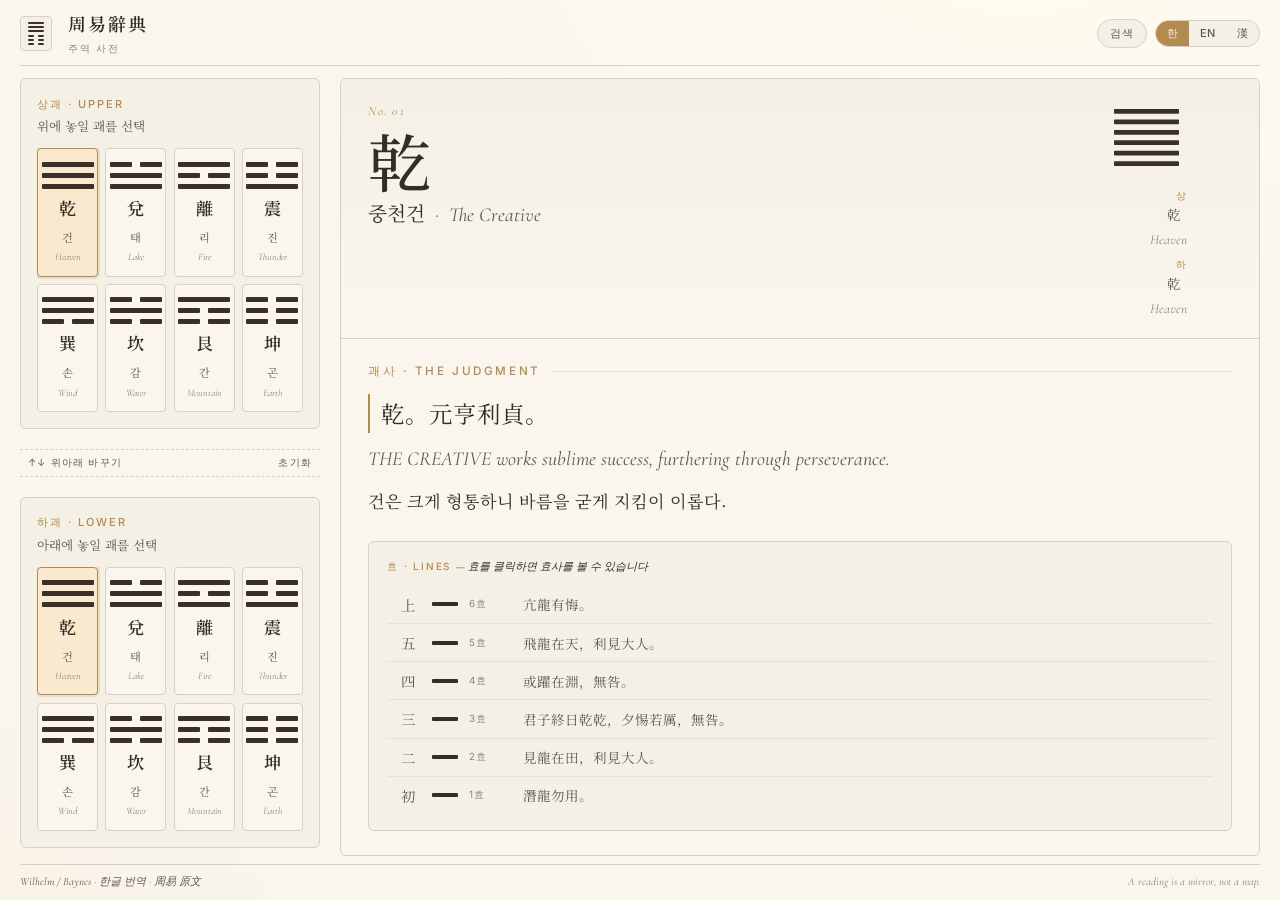
<file: index.html>
<!doctype html>
<html lang="ko">
<head>
<meta charset="utf-8">
<meta name="viewport" content="width=device-width,initial-scale=1">
<title>주역 사전 · I Ching Dictionary</title>
<style>

:root {
  --paper: oklch(0.975 0.012 85);
  --paper-2: oklch(0.955 0.014 85);
  --paper-edge: oklch(0.92 0.014 80);
  --ink: oklch(0.30 0.012 60);
  --ink-soft: oklch(0.46 0.012 60);
  --ink-faint: oklch(0.62 0.010 60);
  --rule: oklch(0.86 0.012 80);
  --rule-soft: oklch(0.91 0.010 80);
  --gold: oklch(0.66 0.09 75);
  --gold-soft: oklch(0.88 0.05 80);
  --sel: oklch(0.94 0.04 80);

  --fS: "Noto Serif KR","Noto Serif TC","Songti SC",serif;
  --fE: "Cormorant Garamond","EB Garamond",Georgia,serif;
  --fU: "Inter",-apple-system,"Helvetica Neue",sans-serif;
}
*, *::before, *::after { box-sizing: border-box; margin: 0; padding: 0; }
html, body { height: 100%; }
body {
  font-family: var(--fU);
  color: var(--ink);
  background:
    radial-gradient(1200px 800px at 80% -10%, oklch(0.99 0.018 85), transparent 60%),
    radial-gradient(900px 600px at -10% 110%, oklch(0.96 0.02 80), transparent 55%),
    var(--paper);
  font-size: 14px;
  line-height: 1.55;
  -webkit-font-smoothing: antialiased;
  text-rendering: optimizeLegibility;
}
#root { height: 100%; overflow: hidden; display: flex; flex-direction: column; max-width: 1440px; margin: 0 auto; padding: 0 32px; }

/* ── header ── */
.hdr {
  display: flex; align-items: center; justify-content: space-between;
  padding: 16px 0 14px;
  border-bottom: 1px solid var(--rule);
  flex-shrink: 0;
}
.brand { display: flex; align-items: center; gap: 16px; }
.bmark {
  display: flex; flex-direction: column; gap: 4px;
  padding: 8px 10px;
  border: 1px solid var(--rule);
  border-radius: 4px;
  background: var(--paper-2);
}
.btitle {
  font-family: var(--fS);
  font-size: 22px; font-weight: 600; letter-spacing: 2px; color: var(--ink);
}
.bsub {
  font-family: var(--fU);
  font-size: 10px; letter-spacing: .18em; text-transform: uppercase; color: var(--ink-faint); margin-top: 3px;
}
.nav { display: flex; gap: 8px; align-items: center; }
.nbtn {
  font-family: var(--fU); font-size: 12px; letter-spacing: .08em; text-transform: uppercase;
  padding: 9px 16px; border-radius: 999px; border: 1px solid var(--rule);
  background: var(--paper-2); color: var(--ink-soft); cursor: pointer; transition: all .15s;
}
.nbtn:hover { border-color: var(--gold); color: var(--ink); }
.lsw { display: flex; border: 1px solid var(--rule); border-radius: 999px; overflow: hidden; background: var(--paper-2); }
.lbtn { font-family: var(--fU); font-size: 11px; font-weight: 500; padding: 7px 14px; border: none; background: transparent; color: var(--ink-soft); cursor: pointer; transition: all .15s; }
.lbtn:hover { color: var(--ink); }
.lbtn.on { background: var(--gold); color: var(--paper); }

/* ── layout ── */
.body {
  display: grid; grid-template-columns: 360px 1fr; gap: 40px;
  padding: 28px 0 12px; flex: 1; min-height: 0; }
.sidebar { height: 100%; overflow-y: auto; overflow-x: hidden; display: flex; flex-direction: column; gap: 20px; padding-bottom: 8px; scrollbar-width: thin; scrollbar-color: var(--paper-edge) transparent; }
.divider { display: flex; justify-content: space-between; align-items: center; padding: 4px 8px; border-top: 1px dashed var(--rule); border-bottom: 1px dashed var(--rule); flex-shrink: 0; }
.tbtn { background: none; border: none; font-family: var(--fU); font-size: 11px; letter-spacing: .12em; text-transform: uppercase; color: var(--ink-soft); cursor: pointer; padding: 8px 6px; }
.tbtn:hover { color: var(--gold); }

/* ── picker ── */
.picker { flex: 1; display: flex; flex-direction: column; background: var(--paper-2); border: 1px solid var(--rule); border-radius: 6px; padding: 20px; }
.pey { font-family: var(--fU); font-size: 11px; letter-spacing: .18em; text-transform: uppercase; color: var(--gold); font-weight: 500; }
.psub { font-family: var(--fS); font-size: 13px; color: var(--ink-soft); margin-top: 4px; margin-bottom: 16px; }
.pgrid { display: grid; grid-template-columns: repeat(4, 1fr); gap: 8px; }
.tcard { display: flex; flex-direction: column; align-items: center; gap: 8px; padding: clamp(6px,1dvh,14px) clamp(10px,1.2dvh,18px); background: var(--paper); border: 1px solid var(--rule); border-radius: 4px; cursor: pointer; transition: all .15s; font-family: inherit; }
.tcard:hover { border-color: var(--gold); transform: translateY(-1px); }
.tcard.on { background: var(--sel); border-color: var(--gold); box-shadow: 0 0 0 2px oklch(0.66 0.09 75 / .18); }
.than { font-family: var(--fS); font-size: 16px; font-weight: 600; color: var(--ink); }
.tname { font-family: var(--fS); font-size: 11px; color: var(--ink-soft); margin-top: 2px; }
.ten { font-family: var(--fE); font-style: italic; font-size: 11px; color: var(--ink-faint); }

/* ── trigram / hex glyphs ── */
.tg { display: flex; flex-direction: column; align-items: center; }
.tr { display: flex; justify-content: space-between; align-items: center; }
.bar { background: var(--ink); border-radius: .5px; height: 100%; }
.bar.s { width: 100%; }
.bar.h { width: 44%; }
.hg { display: flex; flex-direction: column; align-items: center; }
.hr { display: flex; justify-content: space-between; align-items: center; position: relative; padding: 1px 0; }
.hr.act::before { content: ""; position: absolute; left: -14px; right: -14px; top: -3px; bottom: -3px; background: var(--gold-soft); border-radius: 2px; z-index: -1; }

/* ── main panel ── */
.main { height: 100%; overflow-y: auto; overflow-x: hidden; scrollbar-width: thin; scrollbar-color: var(--paper-edge) transparent; }
.detail { min-height: 100%; background: var(--paper); border: 1px solid var(--rule); border-radius: 6px; overflow: hidden; }
.empty {  flex: 1; display: flex; align-items: center; justify-content: center; background: var(--paper-2); }
.empt-in { text-align: center; max-width: 360px; padding: 40px; }
.empt-sym { font-family: var(--fS); font-size: 36px; color: var(--ink-faint); letter-spacing: 4px; margin-bottom: 24px; line-height: 1; }
.empt-t { font-family: var(--fS); font-size: 18px; color: var(--ink); margin-bottom: 8px; }
.empt-s { font-family: var(--fE); font-style: italic; color: var(--ink-faint); font-size: 14px; }

/* ── detail header ── */
.dhead {
  display: grid; grid-template-columns: 1fr auto; gap: 32px;
  padding: 40px 48px 32px; border-bottom: 1px solid var(--rule);
  background: linear-gradient(to bottom, var(--paper-2), var(--paper));
}
.dnum { font-family: var(--fE); font-style: italic; font-size: 13px; color: var(--gold); letter-spacing: .12em; }
.dhan { font-family: var(--fS); font-size: 64px; font-weight: 500; margin: 6px 0 8px; letter-spacing: 4px; color: var(--ink); line-height: 1; }
.dnames { display: flex; align-items: baseline; gap: 10px; }
.dko { font-family: var(--fS); font-size: 18px; color: var(--ink); }
.den { font-family: var(--fE); font-style: italic; font-size: 18px; color: var(--ink-soft); }
.dot { color: var(--ink-faint); }
.dright { display: flex; flex-direction: column; align-items: flex-end; gap: 14px; }
.tpair { font-family: var(--fS); font-size: 13px; color: var(--ink-soft); text-align: right; line-height: 1.7; }
.plbl { display: inline-block; width: 20px; font-family: var(--fU); font-size: 10px; letter-spacing: .1em; color: var(--gold); }
.pen { font-family: var(--fE); font-style: italic; color: var(--ink-faint); margin-left: 6px; }

/* ── detail body ── */
.dbody { padding: 40px 48px 48px; display: flex; flex-direction: column; gap: 40px; }
.seyebrow {
  font-family: var(--fU); font-size: 11px; letter-spacing: .22em; text-transform: uppercase;
  color: var(--gold); font-weight: 500; margin-bottom: 18px;
  display: flex; align-items: center; gap: 12px;
}
.seyebrow::after { content: ""; flex: 1; height: 1px; background: var(--rule-soft); }

/* ── passage ── */
.passage { display: flex; flex-direction: column; gap: 14px; max-width: 720px; }
.phan { font-family: var(--fS); font-size: 22px; line-height: 1.7; color: var(--ink); letter-spacing: 1px; padding-left: 16px; border-left: 2px solid var(--gold); }
.pen2 { font-family: var(--fE); font-size: 19px; line-height: 1.55; color: var(--ink-soft); font-style: italic; }
.pko { font-family: var(--fS); font-size: 15.5px; line-height: 1.75; color: var(--ink); }

/* ── line rail ── */
.lrail { background: var(--paper-2); border: 1px solid var(--rule); border-radius: 6px; padding: 20px 24px; }
.lhead { display: flex; align-items: baseline; gap: 0; margin-bottom: 14px; }
.ley { font-family: var(--fU); font-size: 11px; letter-spacing: .18em; text-transform: uppercase; color: var(--gold); font-weight: 500; }
.lhint { font-family: var(--fE); font-style: italic; font-size: 12px; color: var(--ink); font-weight: 400; letter-spacing: 0; text-transform: none; }
.lhead2 { display: flex; align-items: center; justify-content: space-between; margin-bottom: 16px; }
.backbtn { font-family: var(--fU); font-size: 11px; letter-spacing: .1em; color: var(--gold); background: none; border: 1px solid var(--gold-soft); border-radius: 999px; padding: 5px 14px; cursor: pointer; transition: all .15s; flex-shrink: 0; }
.backbtn:hover { background: var(--gold-soft); color: var(--ink); }
.llist { display: flex; flex-direction: column; gap: 2px; }
.li {
  display: grid; grid-template-columns: 32px 28px 56px 1fr; align-items: center; gap: 14px;
  padding: 10px 8px; background: transparent; border: none;
  border-bottom: 1px solid var(--rule-soft); cursor: pointer; text-align: left;
  font-family: inherit; transition: background .12s; width: 100%;
}
.li:last-child { border-bottom: none; }
.li:hover { background: var(--paper); }
.lnum { font-family: var(--fS); font-size: 14px; color: var(--ink-soft); text-align: center; }
.lstroke { display: flex; align-items: center; }
.stk { display: block; height: 4px; background: var(--ink); border-radius: 1px; }
.stk.s { width: 28px; }
.stk.b { width: 28px; background: linear-gradient(to right, var(--ink) 0 12px, transparent 12px 16px, var(--ink) 16px 28px); }
.llbl { font-family: var(--fU); font-size: 11px; letter-spacing: .1em; color: var(--ink-faint); text-transform: uppercase; }
.lprev { font-family: var(--fS); font-size: 13px; color: var(--ink-soft); white-space: nowrap; overflow: hidden; text-overflow: ellipsis; }

/* ── footer ── */
.ftr { display: flex; justify-content: space-between; padding: 20px 0 24px; border-top: 1px solid var(--rule); font-family: var(--fE); font-style: italic; font-size: 12.5px; color: var(--ink-soft); flex-shrink: 0; }
.ftr .m { color: var(--ink-faint); }

/* ── search overlay ── */
.sov { position: fixed; inset: 0; background: oklch(0.20 0.008 60 / .45); z-index: 100; display: flex; align-items: flex-start; justify-content: center; padding-top: 60px; backdrop-filter: blur(3px); }
.spanel { width: min(680px, 92vw); background: var(--paper); border: 1px solid var(--rule); border-radius: 10px; overflow: hidden; box-shadow: 0 24px 64px oklch(0.20 0.008 60 / .22); max-height: 80vh; display: flex; flex-direction: column; }
.shead { display: flex; align-items: center; gap: 12px; padding: 16px 20px; border-bottom: 1px solid var(--rule); flex-shrink: 0; }
.sinwrap { flex: 1; display: flex; align-items: center; gap: 10px; background: var(--paper-2); border: 1px solid var(--rule); border-radius: 6px; padding: 0 14px; }
.sico { color: var(--gold); font-size: 16px; }
.sin { flex: 1; font-family: var(--fS); font-size: 15px; color: var(--ink); background: transparent; border: none; outline: none; padding: 11px 0; }
.sin::placeholder { color: var(--ink-faint); }
.sclr { background: none; border: none; color: var(--ink-faint); cursor: pointer; font-size: 13px; padding: 4px; }
.sclsbtn { font-family: var(--fU); font-size: 11px; letter-spacing: .1em; text-transform: uppercase; padding: 8px 14px; border: 1px solid var(--rule); border-radius: 999px; background: var(--paper-2); color: var(--ink-soft); cursor: pointer; white-space: nowrap; }
.sclsbtn:hover { border-color: var(--gold); color: var(--ink); }
.sres { overflow-y: auto; flex: 1; }
.sempty { padding: 48px 24px; text-align: center; font-family: var(--fE); font-style: italic; color: var(--ink-faint); font-size: 14px; }
.sitem { width: 100%; text-align: left; background: none; border: none; border-bottom: 1px solid var(--rule-soft); padding: 14px 20px; cursor: pointer; font-family: inherit; transition: background .1s; }
.sitem:hover { background: var(--paper-2); }
.sitem:last-child { border-bottom: none; }
.smeta { display: flex; align-items: baseline; gap: 8px; margin-bottom: 4px; }
.snum { font-family: var(--fE); font-style: italic; font-size: 11px; color: var(--gold); }
.shan2 { font-family: var(--fS); font-size: 16px; font-weight: 600; color: var(--ink); }
.sko { font-family: var(--fS); font-size: 12px; color: var(--ink-soft); }
.stag { font-family: var(--fU); font-size: 10px; letter-spacing: .12em; text-transform: uppercase; color: var(--gold); background: var(--gold-soft); padding: 2px 7px; border-radius: 999px; margin-left: 4px; }
.ssnip { font-family: var(--fS); font-size: 12.5px; color: var(--ink-soft); line-height: 1.55; }

/* ── scrollbar ── */
::-webkit-scrollbar { width: 8px; } ::-webkit-scrollbar-track { background: transparent; } ::-webkit-scrollbar-thumb { background: var(--paper-edge); border-radius: 10px; }


/* ── responsive / viewport-fit ── */

/* 큰 화면: 넉넉한 레이아웃 유지 */
@media (min-width: 1200px) {
  .dhead { padding: 36px 48px 28px; }
  .dbody { padding: 32px 48px 40px; }
}

/* 태블릿 landscape (768px~1199px 너비 AND 최대 900px 높이) — 스크롤 없이 화면에 딱 맞춤 */
@media (min-width: 768px) and (max-height: 900px) {
  #root { padding: 0 20px; }
  .hdr { padding: 10px 0 9px; }
  .bmark { padding: 5px 7px; gap: 3px; }
  .btitle { font-size: 18px; }
  .nbtn { padding: 6px 12px; font-size: 11px; }
  .lbtn { padding: 5px 11px; }

  .body { gap: 20px; padding: 12px 0 8px; grid-template-columns: 300px 1fr; }

  /* 피커 소형화 */
  .picker { flex: 1; display: flex; flex-direction: column; padding: 12px 12px 10px; }
  .psub { font-size: 11px; margin-top: 2px; margin-bottom: 10px; }
  .pgrid { gap: 5px; }
  .tcard { padding: clamp(6px,1dvh,14px) clamp(10px,1.2dvh,18px); gap: 4px; }
  .than { font-size: 13px; }
  .tname { font-size: 9px; margin-top: 1px; }
  .ten { font-size: 9px; }
  /* 팔괘 글리프 축소 */
  .tcard .tg { transform: scale(0.72); transform-origin: top center; margin-bottom: -8px; }
  .divider { padding: 1px 4px; }
  .tbtn { padding: 5px 4px; font-size: 10px; }

  /* 괘 상세 소형화 */
  .dhead { padding: 16px 24px 14px; gap: 20px; }
  .dnum { font-size: 11px; }
  .dhan { font-size: 40px; margin: 3px 0 5px; letter-spacing: 3px; }
  .dko, .den { font-size: 14px; }
  .dright { gap: 10px; }
  .tpair { font-size: 11px; line-height: 1.6; }
  .dbody { padding: 16px 24px 20px; gap: 18px; }
  .seyebrow { font-size: 10px; margin-bottom: 12px; }

  /* 본문 텍스트 소형화 */
  .passage { gap: 9px; }
  .phan { font-size: 17px; line-height: 1.65; padding-left: 12px; }
  .pen2 { font-size: 15px; }
  .pko { font-size: 13px; }

  /* 효 목록 소형화 */
  .lrail { padding: 14px 16px; }
  .lhead { margin-bottom: 10px; }
  .ley { font-size: 10px; }
  .lhint { font-size: 11px; }
  .llist { gap: 0; }
  .li { padding: 7px 5px; gap: 10px; grid-template-columns: 26px 26px 44px 1fr; }
  .lnum { font-size: 12px; }
  .llbl { font-size: 10px; }
  .lprev { font-size: 12px; }
  .lhead2 { margin-bottom: 12px; }
  .backbtn { font-size: 10px; padding: 4px 11px; }

  .ftr { padding: 8px 0 10px; font-size: 11px; }
}

/* 1100px 이하 (태블릿 portrait 포함) */
@media (max-width: 1100px) and (min-height: 901px) {
  #root { padding: 0 20px; }
  .body { grid-template-columns: 320px 1fr; gap: 28px; }
  .dhead { padding: 28px 32px; grid-template-columns: 1fr; }
  .dright { align-items: flex-start; }
  .tpair { text-align: left; }
  .dbody { padding: 24px 32px 32px; }
  .dhan { font-size: 48px; }
}


/* 모바일: 피커 flex:1 해제 */
@media (max-width: 767px) {
  .picker { flex: none; }
  .detail { min-height: 0; }
}

/* 모바일 / portrait */
@media (max-width: 767px) {
  html, body { overflow: auto; height: auto; }
  #root { overflow: auto; height: auto; padding: 0 16px; }
  .body { grid-template-columns: 1fr; height: auto; overflow: visible; padding: 12px 0; }
  .sidebar, .main { height: auto; overflow: visible; }
  .dhead { grid-template-columns: 1fr; padding: 20px; }
  .dright { align-items: flex-start; }
  .tpair { text-align: left; }
  .dbody { padding: 20px; }
  .dhan { font-size: 36px; }
}


/* ── 뷰포트 반응형 크기 (폰트·여백 모두 높이에 비례) ── */
.than  { font-size: clamp(13px, 1.9dvh, 22px); }
.tname { font-size: clamp(9px,  1.25dvh, 15px); margin-top: clamp(1px, 0.3dvh, 4px); }
.ten   { font-size: clamp(9px,  1.1dvh,  13px); }

.dnum  { font-size: clamp(11px, 1.4dvh, 16px); }
.dhan  { font-size: clamp(36px, 7dvh,   96px); margin: clamp(3px,0.7dvh,10px) 0 clamp(4px,0.8dvh,12px); }
.dko   { font-size: clamp(14px, 2.2dvh, 24px); }
.den   { font-size: clamp(14px, 2.2dvh, 24px); }
.tpair { font-size: clamp(11px, 1.5dvh, 16px); }

.phan  { font-size: clamp(15px, 2.6dvh, 30px); line-height: 1.7; padding-left: clamp(10px,1.2dvh,18px); }
.pen2  { font-size: clamp(13px, 2.2dvh, 24px); }
.pko   { font-size: clamp(12px, 1.9dvh, 20px); }

.seyebrow { font-size: clamp(10px, 1.3dvh, 14px); margin-bottom: clamp(10px, 1.5dvh, 20px); }
.lnum  { font-size: clamp(12px, 1.6dvh, 16px); }
.llbl  { font-size: clamp(9px,  1.1dvh, 12px); }
.lprev { font-size: clamp(11px, 1.5dvh, 15px); }
.li    { padding: clamp(5px, 0.9dvh, 12px) 8px; gap: clamp(8px, 1.2dvh, 16px); }

.dhead { padding: clamp(14px,2.5dvh,44px) clamp(18px,3dvh,52px) clamp(12px,2dvh,34px); }
.dbody { padding: clamp(14px,2.5dvh,44px) clamp(18px,3dvh,52px) clamp(16px,2.5dvh,50px); gap: clamp(16px,2.8dvh,44px); }
.passage { gap: clamp(8px, 1.2dvh, 16px); }
.lrail { padding: clamp(12px,1.8dvh,22px) clamp(14px,2dvh,26px); }
.lhead { margin-bottom: clamp(8px,1.2dvh,16px); }

.picker { padding: clamp(12px,1.8dvh,22px); }
.psub   { font-size: clamp(11px,1.4dvh,14px); margin-top: clamp(2px,0.4dvh,5px); margin-bottom: clamp(8px,1.4dvh,18px); }
.pgrid  { gap: clamp(5px, 0.8dvh, 10px); flex: 1; grid-template-rows: repeat(2, 1fr); }
.tcard  { height: 100%; justify-content: center; padding: clamp(6px,1dvh,14px) clamp(10px,1.2dvh,18px); gap: clamp(4px,0.7dvh,10px); }


/* ── overflow 방어 ── */
.pgrid  { overflow: hidden; min-width: 0; }
.tcard  { min-width: 0; overflow: hidden; }
.picker { overflow: hidden; }

/* 괘효사 패널 */
.main   { overflow-x: hidden; }
.detail { overflow-x: hidden; }
.dhead  { overflow: hidden; }
.dright { flex-shrink: 0; max-width: 45%; }
.dbody  { overflow-x: hidden; }
.passage { overflow-wrap: break-word; word-break: break-word; }
.phan, .pen2, .pko { overflow-wrap: break-word; }
.lrail  { overflow: hidden; }
.lprev  { overflow: hidden; text-overflow: ellipsis; white-space: nowrap; }


/* ── 효/괘 그림 라인 (gradient 방식 - 안정적 렌더링) ── */
.tr, .hr {
  border-radius: 1px;
  position: relative;
}
.tr.yang, .hr.yang {
  background: var(--ink);
  border-radius: 1px;
}
.tr.yin, .hr.yin {
  background: linear-gradient(
    to right,
    var(--ink) 0% 43%,
    transparent 43% 57%,
    var(--ink) 57% 100%
  );
}
/* 기존 .bar 관련 규칙은 브랜드마크용으로만 남김 */

</style>
<link rel="preconnect" href="https://fonts.googleapis.com">
<link rel="preconnect" href="https://fonts.gstatic.com" crossorigin>
<link href="https://fonts.googleapis.com/css2?family=Noto+Serif+KR:wght@300;400;500;600;700&family=Cormorant+Garamond:ital,wght@0,400;0,500;0,600;1,400;1,500&family=Inter:wght@400;500;600&display=swap" rel="stylesheet">
</head>
<body>
<div id="root"></div>
<script>window.__D__ = {"1-1": {"number": 1, "name": {"han": "乾", "ko": "중천건", "en": "The Creative"}, "judgment": {"han": "乾。元亨利貞。", "en": "THE CREATIVE works sublime success, furthering through perseverance.", "ko": "건은 크게 형통하니 바름을 굳게 지킴이 이롭다."}, "lines": [{"han": "초구(初九)：潛龍勿用。", "en": "Hidden dragon. Do not act.", "ko": "잠긴 용이니 쓰지 말라."}, {"han": "구이(九二)：見龍在田，利見大人。", "en": "Dragon appearing in the field. It furthers one to see the great man.", "ko": "나타난 용이 밭에 있으니 대인을 만나봄이 이롭다."}, {"han": "구삼(九三)：君子終日乾乾，夕惕若厲，無咎。", "en": "All day long the superior man is creatively active. At nightfall his mind is still beset with cares. Danger. No blame.", "ko": "군자가 종일 힘쓰고 저녁에도 두려워하면 위태로우나 허물이 없다."}, {"han": "구사(九四)：或躍在淵，無咎。", "en": "Wavering flight over the depths. No blame.", "ko": "혹 뛰어 연못에 있으니 허물이 없다."}, {"han": "구오(九五)：飛龍在天，利見大人。", "en": "Flying dragon in the heavens. It furthers one to see the great man.", "ko": "나는 용이 하늘에 있으니 대인을 만나봄이 이롭다."}, {"han": "상구(上九)：亢龍有悔。", "en": "Arrogant dragon will have cause to repent.", "ko": "항진한 용이니 후회가 있으리라."}]}, "1-2": {"number": 10, "name": {"han": "履", "ko": "천택리", "en": "Treading"}, "judgment": {"han": "履虎尾，不咥人，亨。", "en": "TREADING. Treading upon the tail of the tiger. It does not bite the man. Success.", "ko": "호랑이 꼬리를 밟아도 사람을 물지 않으니 형통하다."}, "lines": [{"han": "초구(初九)：素履，往無咎。", "en": "Plain conduct. Progress without blame.", "ko": "소박하게 행동하니 나아가도 허물이 없다."}, {"han": "구이(九二)：履道坦坦，幽人貞吉。", "en": "Treading a smooth, level course. The perseverance of a dark man brings good fortune.", "ko": "평탄하고 넓은 길을 밟으니 은둔한 사람의 바름이 길하다."}, {"han": "육삼(六三)：眇能視，跛能履，履虎尾，咥人，凶。武人為于大君。", "en": "A one-eyed man is able to see, a lame man is able to tread. He treads on the tail of the tiger. The tiger bites the man. Misfortune. Thus does a warrior act on behalf of his great prince.", "ko": "애꾸눈도 볼 수 있고 절름발이도 밟을 수 있으나 호랑이 꼬리를 밟으니 사람을 무니 흉하다. 무인이 대군을 위해 행함이다."}, {"han": "구사(九四)：履虎尾，愬愬，終吉。", "en": "He treads on the tail of the tiger. Caution and circumspection lead ultimately to good fortune.", "ko": "호랑이 꼬리를 밟되 두려워하고 삼가면 마침내 길하다."}, {"han": "구오(九五)：夬履，貞厲。", "en": "Resolute conduct. Perseverance with awareness of danger.", "ko": "결단하여 행동하니 바름을 지키되 위태로움을 알아야 한다."}, {"han": "상구(上九)：視履考祥，其旋元吉。", "en": "Look to your conduct and weigh the favorable signs. When everything is fulfilled, supreme good fortune comes.", "ko": "밟은 것을 살펴 길흉을 헤아리니 그 돌아오는 것이 크게 길하다."}]}, "1-3": {"number": 13, "name": {"han": "同人", "ko": "천화동인", "en": "Fellowship with Men"}, "judgment": {"han": "同人于野，亨。利涉大川，利君子貞。", "en": "FELLOWSHIP WITH MEN in the open. Success. It furthers one to cross the great water. The perseverance of the superior man furthers.", "ko": "동인이 들에서 하니 형통하다. 큰 강을 건넘이 이롭고 군자의 바름이 이롭다."}, "lines": [{"han": "초구(初九)：同人于門，無咎。", "en": "Fellowship with men at the gate. No blame.", "ko": "문에서 사람들과 함께하니 허물이 없다."}, {"han": "육이(六二)：同人于宗，吝。", "en": "Fellowship with men in the clan. Humiliation.", "ko": "종족 안에서만 사람들과 함께하니 인색하다."}, {"han": "구삼(九三)：伏戎于莽，升其高陵，三歲不興。", "en": "He hides weapons in the thicket; he climbs the high hill in front of it. For three years he does not rise up.", "ko": "무기를 수풀에 숨기고 그 높은 언덕에 오르나 삼 년이 지나도록 일어나지 못한다."}, {"han": "구사(九四)：乘其墉，弗克攻，吉。", "en": "He climbs up on his wall; he cannot attack. Good fortune.", "ko": "담장에 올라가나 공격하지 못하니 길하다."}, {"han": "구오(九五)：同人，先號咷而後笑，大師克相遇。", "en": "Men bound in fellowship first weep and lament, but afterward they laugh. After great struggles they succeed in meeting.", "ko": "동인이 먼저 울부짖다가 나중에 웃으니 대군이 이겨서 서로 만난다."}, {"han": "상구(上九)：同人于郊，無悔。", "en": "Fellowship with men in the meadow. No remorse.", "ko": "교외에서 사람들과 함께하니 후회가 없다."}]}, "1-4": {"number": 25, "name": {"han": "無妄", "ko": "천뢰무망", "en": "Innocence"}, "judgment": {"han": "無妄。元亨利貞。其匪正，有眚，不利有攸往。", "en": "INNOCENCE. Supreme success. Perseverance furthers. If someone is not as he should be, he has misfortune, and it does not further him to undertake anything.", "ko": "무망은 크게 형통하고 바름이 이롭다. 바르지 않으면 재앙이 있어 나아갈 바가 있음이 이롭지 않다."}, "lines": [{"han": "초구(初九)：無妄，往吉。", "en": "Innocent behavior brings good fortune.", "ko": "망령됨이 없으니 나아가면 길하다."}, {"han": "육이(六二)：不耕穫，不菑畬，則利有攸往。", "en": "If one does not count on the harvest while plowing, nor on the use of the ground while clearing it, it furthers one to undertake something.", "ko": "밭 갈면서 수확을 바라지 않고 개간하면서 이용을 바라지 않으면 나아갈 바가 있음이 이롭다."}, {"han": "육삼(六三)：無妄之災，或繫之牛，行人之得，邑人之災。", "en": "Undeserved misfortune. The cow that was tethered by someone is the wanderer's gain, the citizen's loss.", "ko": "망령되지 않은 재앙이니 혹 매어둔 소를 나그네가 얻고 고을 사람은 재앙을 당한다."}, {"han": "구사(九四)：可貞，無咎。", "en": "He who can be persevering remains without blame.", "ko": "바름을 지킬 수 있으면 허물이 없다."}, {"han": "구오(九五)：無妄之疾，勿藥有喜。", "en": "Use no medicine in an illness incurred through no fault of your own. It will pass of itself.", "ko": "망령되지 않은 병이니 약을 쓰지 않아도 기쁨이 있다."}, {"han": "상구(上九)：無妄，行有眚，無攸利。", "en": "To act brings misfortune. Nothing furthers.", "ko": "망령됨이 없으나 행동하면 재앙이 있어 이로울 바가 없다."}]}, "1-5": {"number": 44, "name": {"han": "姤", "ko": "천풍구", "en": "Coming to Meet"}, "judgment": {"han": "姤。女壯，勿用取女。", "en": "COMING TO MEET. The maiden is powerful. One should not marry such a maiden.", "ko": "구는 여자가 강하니 그런 여자를 취해서는 안 된다."}, "lines": [{"han": "초육(初六)：繫于金柅，貞吉，有攸往，見凶，羸豕孚蹢躅。", "en": "It must be checked with a brake of bronze. Perseverance brings good fortune. If one lets it take its course, one experiences misfortune. Even a lean pig has it in him to rage around.", "ko": "금으로 된 제동장치에 매어두니 바름이 길하다. 나아갈 바가 있으면 흉함을 본다. 야윈 돼지도 이리저리 뛰어다닌다."}, {"han": "구이(九二)：包有魚，無咎，不利賓。", "en": "There is a fish in the tank. No blame. Does not further guests.", "ko": "주머니에 물고기가 있으니 허물이 없으나 손님에게는 이롭지 않다."}, {"han": "구삼(九三)：臀無膚，其行次且，厲，無大咎。", "en": "There is no skin on his thighs, and walking comes hard. If one is mindful of the danger, no great mistake is made.", "ko": "엉덩이에 살갗이 없어 걷기가 힘드니 위태로우나 큰 허물은 없다."}, {"han": "구사(九四)：包無魚，起凶。", "en": "No fish in the tank. This leads to misfortune.", "ko": "주머니에 물고기가 없으니 흉함이 일어난다."}, {"han": "구오(九五)：以杞包瓜，含章，有隕自天。", "en": "A melon covered with willow leaves. Hidden lines. Then it drops down to one from heaven.", "ko": "버드나무 잎으로 오이를 감싸니 문채를 머금고 하늘에서 떨어짐이 있다."}, {"han": "상구(上九)：姤其角，吝，無咎。", "en": "He comes to meet with his horns. Humiliation. No blame.", "ko": "뿔로 만나니 인색하나 허물이 없다."}]}, "1-6": {"number": 6, "name": {"han": "訟", "ko": "천수송", "en": "Conflict"}, "judgment": {"han": "訟。有孚，窒，惕中吉，終凶。利見大人，不利涉大川。", "en": "CONFLICT. You are sincere and are being obstructed. A cautious halt halfway brings good fortune. Going through to the end brings misfortune. It furthers one to see the great man. It does not further one to cross the great water.", "ko": "송은 믿음이 있으나 막히니, 두려워하며 중도에 멈추면 길하고 끝까지 가면 흉하다. 대인을 만나봄이 이롭고, 큰 강을 건넘은 이롭지 않다."}, "lines": [{"han": "초육(初六)：不永所事，小有言，終吉。", "en": "If one does not perpetuate the affair, there is a little gossip. In the end, good fortune comes.", "ko": "일을 오래 끌지 않으면 약간의 말이 있으나 마침내 길하다."}, {"han": "구이(九二)：不克訟，歸而逋，其邑人三百戶，無眚。", "en": "One cannot engage in conflict; one returns home, gives way. The people of his town, three hundred households, remain free of guilt.", "ko": "소송에서 이기지 못하고 돌아와 달아나니 그 고을 삼백 호의 사람이 재앙이 없다."}, {"han": "육삼(六三)：食舊德，貞厲，終吉，或從王事，無成。", "en": "To nourish oneself on ancient virtue induces perseverance. Danger. In the end, good fortune. If by chance you are in the service of a king, seek not works.", "ko": "옛 덕으로 먹고 살며 바름을 지키면 위태로우나 마침내 길하니, 혹 왕의 일에 종사하면 이룸이 없으리라."}, {"han": "구사(九四)：不克訟，復即命，渝，安貞吉。", "en": "One cannot engage in conflict. One turns back and submits to fate, changes one's attitude, and finds peace in perseverance. Good fortune.", "ko": "소송에서 이기지 못하고 돌아와 명에 따르며 바꾸어 편안히 바름을 지키면 길하다."}, {"han": "구오(九五)：訟，元吉。", "en": "To contend before him brings supreme good fortune.", "ko": "소송함에 크게 길하다."}, {"han": "상구(上九)：或錫之鞶帶，終朝三褫之。", "en": "Even if by chance a leather belt is bestowed on one, by the end of a morning it will have been snatched away three times.", "ko": "혹 가죽 띠를 받더라도 하루아침에 세 번 빼앗기리라."}]}, "1-7": {"number": 33, "name": {"han": "遯", "ko": "천산둔", "en": "Retreat"}, "judgment": {"han": "遯。亨，小利貞。", "en": "RETREAT. Success. In what is small, perseverance furthers.", "ko": "둔은 형통하니 작은 일에 바름이 이롭다."}, "lines": [{"han": "초육(初六)：遯尾，厲，勿用有攸往。", "en": "Retreat! At the tail. This is dangerous. One must not undertake anything.", "ko": "물러남의 꼬리니 위태롭고 나아갈 바가 있음이 이롭지 않다."}, {"han": "육이(六二)：執之用黃牛之革，莫之勝說。", "en": "He holds him fast with yellow cowhide. No one can tear him loose.", "ko": "황소 가죽으로 단단히 잡으니 아무도 풀지 못한다."}, {"han": "구삼(九三)：係遯，有疾厲，畜臣妾吉。", "en": "A halted retreat is nerve-wracking and dangerous. To retain people as men- and maidservants brings good fortune.", "ko": "물러남에 매임이 있어 병과 위태로움이 있으나 신하와 첩을 기름이 길하다."}, {"han": "구사(九四)：好遯，君子吉，小人否。", "en": "Voluntary retreat brings good fortune to the superior man and downfall to the inferior man.", "ko": "좋아서 물러나니 군자는 길하고 소인은 그렇지 않다."}, {"han": "구오(九五)：嘉遯，貞吉。", "en": "Friendly retreat. Perseverance brings good fortune.", "ko": "아름답게 물러나니 바름이 길하다."}, {"han": "상구(上九)：肥遯，無不利。", "en": "Cheerful retreat. Nothing that does not further.", "ko": "여유롭게 물러나니 이롭지 않음이 없다."}]}, "1-8": {"number": 12, "name": {"han": "否", "ko": "천지비", "en": "Standstill"}, "judgment": {"han": "否之匪人，不利君子貞，大往小來。", "en": "STANDSTILL. Evil people do not further the perseverance of the superior man. The great departs; the small approaches.", "ko": "비는 사람답지 못한 것이니 군자의 바름이 이롭지 않다. 큰 것이 가고 작은 것이 온다."}, "lines": [{"han": "초육(初六)：拔茅茹，以其彙，貞吉，亨。", "en": "When ribbon grass is pulled up, the sod comes with it. Each according to his kind. Perseverance brings good fortune and success.", "ko": "띠풀을 뽑으면 그 무리가 함께 나오니 바름이 길하고 형통하다."}, {"han": "육이(六二)：包承，小人吉，大人否，亨。", "en": "They bear and endure; this means good fortune for inferior people. The standstill serves to help the great man to attain success.", "ko": "포용하고 받드니 소인은 길하고 대인은 비색하나 형통하다."}, {"han": "육삼(六三)：包羞。", "en": "They bear shame.", "ko": "부끄러움을 머금도다."}, {"han": "구사(九四)：有命，無咎，疇離祉。", "en": "He who acts at the command of the highest remains without blame. Those of like mind partake of the blessing.", "ko": "명이 있으면 허물이 없으니 무리가 복을 함께 누린다."}, {"han": "구오(九五)：休否，大人吉。其亡其亡，繫于苞桑。", "en": "Standstill gives way. Good fortune for the great man. What if it should fail, what if it should fail? In this way he ties it to a cluster of mulberry shoots.", "ko": "비색함이 그치니 대인이 길하다. 망할까 망할까 하는 마음으로 뽕나무 덤불에 매어두는 듯이 한다."}, {"han": "상구(上九)：傾否，先否後喜。", "en": "The standstill comes to an end. First standstill, then good fortune.", "ko": "비색함이 기울어지니 먼저는 비색하고 나중에는 기쁨이 있도다."}]}, "2-1": {"number": 43, "name": {"han": "夬", "ko": "택천쾌", "en": "Breakthrough"}, "judgment": {"han": "夬。揚于王庭，孚號有厲，告自邑，不利即戎，利有攸往。", "en": "BREAKTHROUGH. One must resolutely make the matter known at the court of the king. It must be announced truthfully. Danger. It is necessary to notify one's own city. It does not further to resort to arms. It furthers one to undertake something.", "ko": "쾌는 왕의 조정에 드높이니 믿음으로 호령함에 위태로움이 있다. 자기 고을에 알리고 군대를 쓰는 것은 이롭지 않으며 나아갈 바가 있음이 이롭다."}, "lines": [{"han": "초구(初九)：壯于前趾，往不勝，為咎。", "en": "Mighty in the forward-striding toes. When one goes and is not equal to the task, one makes a mistake.", "ko": "앞 발가락에 힘이 있으나 나아가도 이기지 못하면 허물이 된다."}, {"han": "구이(九二)：惕號，莫夜有戎，勿恤。", "en": "A cry of alarm. Arms at evening and at night. Fear nothing.", "ko": "경계하여 호령하니 저녁과 밤에 군대가 있어도 두려워하지 말라."}, {"han": "구삼(九三)：壯于頄，有凶。君子夬夬，獨行遇雨，若濡有慍，無咎。", "en": "Being powerful in the cheekbones brings misfortune. The superior man is firmly resolved. He walks alone and is caught in the rain. He is bespattered, and people murmur against him. No blame.", "ko": "광대뼈에 힘이 있으니 흉함이 있다. 군자가 굳게 결단하여 홀로 가다 비를 만나 젖으면 원망이 있으나 허물이 없다."}, {"han": "구사(九四)：臀無膚，其行次且，牽羊悔亡，聞言不信。", "en": "There is no skin on his thighs, and walking comes hard. If a man were to let himself be led like a sheep, remorse would disappear. But if these words are heard they will not be believed.", "ko": "엉덩이에 살갗이 없어 걷기가 힘드니 양처럼 이끌리면 후회가 없어지나 말을 들어도 믿지 않는다."}, {"han": "구오(九五)：莧陸夬夬，中行無咎。", "en": "In dealing with weeds, firm resolution is necessary. Walking in the middle remains without blame.", "ko": "비름과 쑥을 결단하듯이 하니 중도를 걸으면 허물이 없다."}, {"han": "상육(上六)：無號，終有凶。", "en": "No cry. In the end misfortune comes.", "ko": "호령이 없으니 마침내 흉함이 있다."}]}, "2-2": {"number": 58, "name": {"han": "兌", "ko": "중택태", "en": "The Joyous"}, "judgment": {"han": "兌。亨，利貞。", "en": "THE JOYOUS. Success. Perseverance is favorable.", "ko": "태는 형통하고 바름이 이롭다."}, "lines": [{"han": "초구(初九)：和兌，吉。", "en": "Contented joyousness. Good fortune.", "ko": "화락하게 기뻐하니 길하다."}, {"han": "구이(九二)：孚兌，吉，悔亡。", "en": "Sincere joyousness. Good fortune. Remorse disappears.", "ko": "믿음으로 기뻐하니 길하고 후회가 없어진다."}, {"han": "육삼(六三)：來兌，凶。", "en": "Coming joyousness. Misfortune.", "ko": "와서 기뻐하니 흉하다."}, {"han": "구사(九四)：商兌未寧，介疾有喜。", "en": "Joyousness that is weighed and considered, not yet at rest. Man rids himself of mistakes after pondering them.", "ko": "헤아리며 기뻐하나 아직 편안하지 않으니 병을 경계하면 기쁨이 있다."}, {"han": "구오(九五)：孚于剝，有厲。", "en": "Sincerity toward disintegrating influences is dangerous.", "ko": "박괘에 믿음을 두니 위태로움이 있다."}, {"han": "상육(上六)：引兌。", "en": "Seductive joyousness.", "ko": "이끌려 기뻐하도다."}]}, "2-3": {"number": 49, "name": {"han": "革", "ko": "택화혁", "en": "Revolution"}, "judgment": {"han": "革。已日乃孚，元亨利貞，悔亡。", "en": "REVOLUTION. On your own day you are believed. Supreme success, furthering through perseverance. Remorse disappears.", "ko": "혁은 기일이 되어야 믿음을 얻으니 크게 형통하고 바름이 이로우며 후회가 없어진다."}, "lines": [{"han": "초구(初九)：鞏用黃牛之革。", "en": "Wrapped in the hide of a yellow cow.", "ko": "황소 가죽으로 단단히 묶는다."}, {"han": "육이(六二)：已日乃革之，征吉，無咎。", "en": "When one's own day comes, one may create revolution. Starting brings good fortune. No blame.", "ko": "기일이 되어 혁신하니 나아가면 길하고 허물이 없다."}, {"han": "구삼(九三)：征凶，貞厲，革言三就，有孚。", "en": "Starting brings misfortune. Perseverance brings danger. When talk of revolution has gone the rounds three times, one may commit himself, and men will believe him.", "ko": "나아가면 흉하고 바름이 위태롭다. 혁신의 말이 세 번 이루어지면 믿음이 있다."}, {"han": "구사(九四)：悔亡，有孚，改命吉。", "en": "Remorse disappears. Men believe him. Changing the form of government brings good fortune.", "ko": "후회가 없어지니 믿음이 있어 명을 고치면 길하다."}, {"han": "구오(九五)：大人虎變，未占有孚。", "en": "The great man changes like a tiger. Even before he questions the oracle he is believed.", "ko": "대인은 호랑이처럼 변하니 점치기 전에도 믿음이 있다."}, {"han": "상육(上六)：君子豹變，小人革面，征凶，居貞吉。", "en": "The superior man changes like a leopard. The inferior man molts in the face. Starting brings misfortune. To remain persevering brings good fortune.", "ko": "군자는 표범처럼 변하고 소인은 얼굴만 바꾸니 나아가면 흉하고 바름에 거하면 길하다."}]}, "2-4": {"number": 17, "name": {"han": "隨", "ko": "택뢰수", "en": "Following"}, "judgment": {"han": "隨。元亨利貞，無咎。", "en": "FOLLOWING has supreme success. Perseverance brings good fortune. No blame.", "ko": "수는 크게 형통하고 바름이 이로우니 허물이 없다."}, "lines": [{"han": "초구(初九)：官有渝，貞吉。出門交有功。", "en": "The standard is changing. Perseverance brings good fortune. To go out of the door in company produces deeds.", "ko": "관직에 변화가 있으니 바름이 길하다. 문을 나가 사귀면 공이 있다."}, {"han": "육이(六二)：係小子，失丈夫。", "en": "If one clings to the little boy, one loses the strong man.", "ko": "어린아이에게 매이면 장부를 잃는다."}, {"han": "육삼(六三)：係丈夫，失小子。隨有求得，利居貞。", "en": "If one clings to the strong man, one loses the little boy. Through following one finds what one seeks. It furthers one to remain persevering.", "ko": "장부에게 매이면 어린아이를 잃는다. 따름에서 구하면 얻으니 바름에 머무름이 이롭다."}, {"han": "구사(九四)：隨有獲，貞凶。有孚在道，以明，何咎。", "en": "Following creates success. Perseverance brings misfortune. To go one's way with sincerity brings clarity. How could there be blame in this?", "ko": "따름에 얻음이 있으나 바름이 흉하다. 믿음이 있어 도에 있으면 밝음으로써 어찌 허물이 있으리오."}, {"han": "구오(九五)：孚于嘉，吉。", "en": "Sincere in the good. Good fortune.", "ko": "아름다운 것에 믿음이 있으니 길하다."}, {"han": "상육(上六)：拘係之，乃從維之。王用亨于西山。", "en": "He meets with firm allegiance and is still further bound. The king introduces him to the Western Mountain.", "ko": "붙들어 매어 따르게 하니 왕이 서산에서 제사를 지낸다."}]}, "2-5": {"number": 28, "name": {"han": "大過", "ko": "택풍대과", "en": "Preponderance of the Great"}, "judgment": {"han": "大過。棟橈，利有攸往，亨。", "en": "PREPONDERANCE OF THE GREAT. The ridgepole sags to the breaking point. It furthers one to have somewhere to go. Success.", "ko": "대과는 들보가 휘어지니 나아갈 바가 있음이 이롭고 형통하다."}, "lines": [{"han": "초육(初六)：藉用白茅，無咎。", "en": "To spread white rushes underneath. No blame.", "ko": "흰 띠풀을 깔아 쓰니 허물이 없다."}, {"han": "구이(九二)：枯楊生稊，老夫得其女妻，無不利。", "en": "A dry poplar sprouts at the root. An older man takes a young wife. Everything furthers.", "ko": "마른 버드나무에 싹이 나니 늙은 남자가 젊은 아내를 얻으니 이롭지 않음이 없다."}, {"han": "구삼(九三)：棟橈，凶。", "en": "The ridgepole sags to the breaking point. Misfortune.", "ko": "들보가 휘어지니 흉하다."}, {"han": "구사(九四)：棟隆，吉，有它吝。", "en": "The ridgepole is braced. Good fortune. If there are ulterior motives, it is humiliating.", "ko": "들보가 솟으니 길하나 다른 것이 있으면 인색하다."}, {"han": "구오(九五)：枯楊生華，老婦得其士夫，無咎無譽。", "en": "A withered poplar puts forth flowers. An older woman takes a husband. No blame. No praise.", "ko": "마른 버드나무에 꽃이 피니 늙은 여자가 남편을 얻으나 허물도 없고 칭예도 없다."}, {"han": "상육(上六)：過涉滅頂，凶，無咎。", "en": "One must go through the water. It goes over one's head. Misfortune. No blame.", "ko": "물을 건너다 머리까지 잠기니 흉하나 허물은 없다."}]}, "2-6": {"number": 47, "name": {"han": "困", "ko": "택수곤", "en": "Oppression"}, "judgment": {"han": "困。亨，貞，大人吉，無咎，有言不信。", "en": "OPPRESSION. Success. Perseverance. The great man brings about good fortune. No blame. When one has something to say, it is not believed.", "ko": "곤은 형통하고 바름이니 대인이면 길하고 허물이 없다. 말이 있어도 믿음을 받지 못한다."}, "lines": [{"han": "초육(初六)：臀困于株木，入于幽谷，三歲不覿。", "en": "One sits oppressed under a bare tree and strays into a gloomy valley. For three years one sees nothing.", "ko": "엉덩이가 그루터기에 눌리니 어두운 골짜기로 들어가 삼 년 동안 보지 못한다."}, {"han": "구이(九二)：困于酒食，朱紱方來，利用享祀，征凶，無咎。", "en": "One is oppressed while at meat and drink. The man with the scarlet knee bands is just coming. It furthers one to offer sacrifice. To set forth brings misfortune. No blame.", "ko": "술과 음식으로 곤궁하니 붉은 무릎 가리개를 한 자가 오는 중이다. 제사를 드림이 이롭고 나아가면 흉하나 허물이 없다."}, {"han": "육삼(六三)：困于石，據于蒺藜，入于其宮，不見其妻，凶。", "en": "One is oppressed by stone, and leans on thorns and thistles. One enters the house and does not see one's wife. Misfortune.", "ko": "돌에 막히고 가시덤불에 기대니 집에 들어가도 아내를 보지 못하니 흉하다."}, {"han": "구사(九四)：來徐徐，困于金車，吝，有終。", "en": "He comes very slowly. He is oppressed in a golden carriage. Humiliation, but the end is reached.", "ko": "천천히 오니 금수레에서 곤궁하나 인색하나 끝이 있다."}, {"han": "구오(九五)：劓刖，困于赤紱，乃徐有說，利用祭祀。", "en": "His nose and feet are cut off. Oppression at the hands of the man with the purple knee bands. Joy comes softly. It furthers one to make offerings and libations.", "ko": "코와 발이 잘리고 붉은 무릎 가리개를 한 자에게 곤궁하니 천천히 기쁨이 오니 제사를 드림이 이롭다."}, {"han": "상육(上六)：困于葛藟，于臲卼，曰動悔，有悔，征吉。", "en": "He is oppressed by creeping vines. He moves uncertainly and says, Movement brings remorse. If one feels remorse over this and makes a start, good fortune comes.", "ko": "칡덩굴에 얽히고 흔들거리니 움직이면 후회가 있다고 하나 후회가 있으면 나아가 길하다."}]}, "2-7": {"number": 31, "name": {"han": "咸", "ko": "택산함", "en": "Influence"}, "judgment": {"han": "咸。亨，利貞，取女吉。", "en": "INFLUENCE. Success. Perseverance furthers. To take a maiden to wife brings good fortune.", "ko": "함은 형통하고 바름이 이로우니 여자를 취함이 길하다."}, "lines": [{"han": "초육(初六)：咸其拇。", "en": "The influence shows itself in the big toe.", "ko": "엄지발가락에 느낌이 있다."}, {"han": "육이(六二)：咸其腓，凶，居吉。", "en": "The influence shows itself in the calves of the legs. Misfortune. Tarrying brings good fortune.", "ko": "장딴지에 느낌이 있으니 흉하나 머무르면 길하다."}, {"han": "구삼(九三)：咸其股，執其隨，往吝。", "en": "The influence shows itself in the thighs. Holds to that which follows it. To continue is humiliating.", "ko": "넓적다리에 느낌이 있어 따르는 것을 잡으니 나아가면 인색하다."}, {"han": "구사(九四)：貞吉悔亡，憧憧往來，朋從爾思。", "en": "Perseverance brings good fortune. Remorse disappears. If a man is agitated in mind, and his thoughts go hither and thither, only those friends on whom he fixes his conscious thoughts will follow.", "ko": "바름이 길하고 후회가 없어지나 마음이 흔들려 오락가락하면 벗들이 너의 생각만 따른다."}, {"han": "구오(九五)：咸其脢，無悔。", "en": "The influence shows itself in the back of the neck. No remorse.", "ko": "등에 느낌이 있으니 후회가 없다."}, {"han": "상육(上六)：咸其輔頰舌。", "en": "The influence shows itself in the jaws, cheeks, and tongue.", "ko": "볼과 뺨과 혀에 느낌이 있다."}]}, "2-8": {"number": 45, "name": {"han": "萃", "ko": "택지췌", "en": "Gathering Together"}, "judgment": {"han": "萃。亨，王假有廟，利見大人，亨，利貞。用大牲吉，利有攸往。", "en": "GATHERING TOGETHER. Success. The king approaches his temple. It furthers one to see the great man. This brings success. Perseverance furthers. To bring great offerings creates good fortune. It furthers one to undertake something.", "ko": "췌는 형통하니 왕이 묘에 이르고 대인을 만나봄이 이롭고 형통하며 바름이 이롭다. 큰 제물을 씀이 길하고 나아갈 바가 있음이 이롭다."}, "lines": [{"han": "초육(初六)：有孚不終，乃亂乃萃，若號，一握為笑，勿恤，往無咎。", "en": "If you are sincere, but not to the end, there will sometimes be confusion, sometimes gathering together. If you call out, then after one grasp of the hand you can laugh again. Regret not. Going is without blame.", "ko": "믿음이 있으나 끝까지 하지 않으면 혼란이 있고 모임이 있으니 호령하면 한번 악수하고 웃을 수 있다. 걱정하지 말고 나아가면 허물이 없다."}, {"han": "육이(六二)：引吉，無咎，孚乃利用禴。", "en": "Letting oneself be drawn brings good fortune and remains blameless. If one is sincere, it furthers one to bring even a small offering.", "ko": "이끌리면 길하고 허물이 없으니 믿음이 있으면 약소한 제사를 드림이 이롭다."}, {"han": "육삼(六三)：萃如嗟如，無攸利，往無咎，小吝。", "en": "Gathering together amid sighs. Nothing that would further. Going is without blame. Slight humiliation.", "ko": "모이면서 탄식하니 이로울 바가 없고 나아가면 허물이 없으나 약간 인색하다."}, {"han": "구사(九四)：大吉，無咎。", "en": "Great good fortune. No blame.", "ko": "크게 길하고 허물이 없다."}, {"han": "구오(九五)：萃有位，無咎。匪孚，元永貞，悔亡。", "en": "If in gathering together one has position, this brings no blame. If there are some who are not yet sincerely in the work, sublime and enduring perseverance is needed. Then remorse disappears.", "ko": "모임에 지위가 있으니 허물이 없다. 믿음이 없는 자가 있으면 크고 영원한 바름이 필요하니 후회가 없어진다."}, {"han": "상육(上六)：齎咨涕洟，無咎。", "en": "Lamenting and sighing, floods of tears. No blame.", "ko": "탄식하고 눈물을 흘리니 허물이 없다."}]}, "3-1": {"number": 14, "name": {"han": "大有", "ko": "화천대유", "en": "Possession in Great Measure"}, "judgment": {"han": "大有。元亨。", "en": "POSSESSION IN GREAT MEASURE. Supreme success.", "ko": "대유는 크게 형통하다."}, "lines": [{"han": "초구(初九)：無交害，匪咎，艱則無咎。", "en": "No relationship with what is harmful; there is no blame in this. If one remains conscious of difficulty, one remains without blame.", "ko": "해로운 것과 사귀지 않으니 허물이 아니라 어려움을 알면 허물이 없다."}, {"han": "구이(九二)：大車以載，有攸往，無咎。", "en": "A big wagon for loading. One may undertake something. No blame.", "ko": "큰 수레에 실으니 나아갈 바가 있어도 허물이 없다."}, {"han": "구삼(九三)：公用亨于天子，小人弗克。", "en": "A prince offers it to the Son of Heaven. A petty man cannot do this.", "ko": "공이 천자에게 바치니 소인은 할 수 없다."}, {"han": "구사(九四)：匪其彭，無咎。", "en": "He makes a difference between himself and his neighbor. No blame.", "ko": "그 성함을 자랑하지 않으니 허물이 없다."}, {"han": "육오(六五)：厥孚交如，威如，吉。", "en": "He whose truth is accessible, yet dignified, has good fortune.", "ko": "그 믿음이 사귀는 듯하고 위엄이 있으니 길하다."}, {"han": "상구(上九)：自天祐之，吉，無不利。", "en": "He is blessed by heaven. Good fortune. Nothing that does not further.", "ko": "하늘로부터 도움이 있으니 길하고 이롭지 않음이 없다."}]}, "3-2": {"number": 38, "name": {"han": "睽", "ko": "화택규", "en": "Opposition"}, "judgment": {"han": "睽。小事吉。", "en": "OPPOSITION. In small matters, good fortune.", "ko": "규는 작은 일에 길하다."}, "lines": [{"han": "초구(初九)：悔亡，喪馬勿逐，自復；見惡人，無咎。", "en": "Remorse disappears. If you lose your horse, do not run after it; it will come back of its own accord. When you see evil people, guard yourself against mistakes.", "ko": "후회가 없어지니 말을 잃어도 쫓지 않으면 스스로 돌아온다. 악한 사람을 보아도 허물이 없다."}, {"han": "구이(九二)：遇主于巷，無咎。", "en": "One meets his lord in a narrow street. No blame.", "ko": "골목에서 주인을 만나니 허물이 없다."}, {"han": "육삼(六三)：見輿曳，其牛掣，其人天且劓，無初有終。", "en": "One sees the wagon dragged back, the oxen halted, a man's hair and nose cut off. Not a good beginning, but a good end.", "ko": "수레가 뒤로 끌리고 소가 멈추며 사람의 머리카락과 코가 잘리니 처음은 없으나 끝이 있다."}, {"han": "구사(九四)：睽孤，遇元夫，交孚，厲，無咎。", "en": "Isolated through opposition, one meets a like-minded man with whom one can associate in good faith. Despite the danger, no blame.", "ko": "대립하여 홀로이나 원기 있는 남자를 만나 믿음으로 사귀니 위태로우나 허물이 없다."}, {"han": "육오(六五)：悔亡，厥宗噬膚，往何咎。", "en": "Remorse disappears. The companion bites his way through the wrappings. If one goes to him, how could it be a mistake?", "ko": "후회가 없어지니 그 종족이 살갗을 씹어 나아가면 어찌 허물이 있으리오."}, {"han": "상구(上九)：睽孤，見豕負塗，載鬼一車，先張之弧，後說之弧，匪寇婚媾，往遇雨則吉。", "en": "Isolated through opposition, one sees one's companion as a pig covered with dirt, as a wagon full of devils. First one draws a bow against him, then one lays the bow aside. He is not a robber; he will woo at the right time. As one goes, rain falls; then good fortune comes.", "ko": "대립하여 홀로이나 진흙을 뒤집어쓴 돼지와 귀신을 가득 실은 수레를 보니 먼저 활을 당겼다가 나중에 활을 내려놓는다. 도적이 아니라 혼인하려는 것이니 나아가 비를 만나면 길하다."}]}, "3-3": {"number": 30, "name": {"han": "離", "ko": "중화리", "en": "The Clinging"}, "judgment": {"han": "離。利貞，亨，畜牝牛，吉。", "en": "THE CLINGING. Perseverance furthers. It brings success. Care of the cow brings good fortune.", "ko": "리는 바름이 이롭고 형통하니 암소를 기르면 길하다."}, "lines": [{"han": "초구(初九)：履錯然，敬之，無咎。", "en": "The footprints run crisscross. If one is seriously intent, no blame.", "ko": "발걸음이 어지럽게 뒤섞이니 공경하면 허물이 없다."}, {"han": "육이(六二)：黃離，元吉。", "en": "Yellow light. Supreme good fortune.", "ko": "황색 빛이니 크게 길하다."}, {"han": "구삼(九三)：日昃之離，不鼓缶而歌，則大耋之嗟，凶。", "en": "In the light of the setting sun, men either beat the pot and sing or loudly bewail the approach of old age. Misfortune.", "ko": "해가 기울 때의 리이니 장구를 치고 노래하지 않으면 노인의 탄식이 있어 흉하다."}, {"han": "구사(九四)：突如其來如，焚如，死如，棄如。", "en": "Its coming is sudden; it flames up, dies down, is thrown away.", "ko": "갑자기 오니 불타오르다 꺼지고 버려진다."}, {"han": "육오(六五)：出涕沱若，戚嗟若，吉。", "en": "Tears in floods, sighing and lamenting. Good fortune.", "ko": "눈물이 흘러내리고 슬퍼하며 탄식하니 길하다."}, {"han": "상구(上九)：王用出征，有嘉折首，獲匪其醜，無咎。", "en": "The king uses him to march forth and chastise. Then it is best to kill the leaders and take captive the followers. No blame.", "ko": "왕이 출정하여 우두머리를 쳐서 공을 세우고 따르는 자를 잡되 그 무리는 아니니 허물이 없다."}]}, "3-4": {"number": 21, "name": {"han": "噬嗑", "ko": "화뢰서합", "en": "Biting Through"}, "judgment": {"han": "噬嗑。亨。利用獄。", "en": "BITING THROUGH has success. It is favorable to let justice be administered.", "ko": "서합은 형통하니 옥사를 씀이 이롭다."}, "lines": [{"han": "초구(初九)：屨校滅趾，無咎。", "en": "His feet are fastened in the stocks so that his toes disappear. No blame.", "ko": "발에 차꼬를 채워 발가락이 사라지니 허물이 없다."}, {"han": "육이(六二)：噬膚滅鼻，無咎。", "en": "Bites through tender meat, so that his nose disappears. No blame.", "ko": "살갗을 씹어 코가 사라지니 허물이 없다."}, {"han": "육삼(六三)：噬腊肉，遇毒；小吝，無咎。", "en": "Bites on old dried meat and strikes on something poisonous. Slight humiliation. No blame.", "ko": "말린 고기를 씹다가 독을 만나니 약간 인색하나 허물은 없다."}, {"han": "구사(九四)：噬乾胏，得金矢；利艱貞，吉。", "en": "Bites on dried gristly meat. Receives metal arrows. It furthers one to be mindful of difficulties and to be persevering. Good fortune.", "ko": "뼈가 붙은 말린 고기를 씹어 금화살을 얻으니 어려움을 생각하고 바름을 지킴이 이롭고 길하다."}, {"han": "육오(六五)：噬乾肉，得黃金；貞厲，無咎。", "en": "Bites on dried lean meat. Receives yellow gold. Perseverance brings awareness of danger. No blame.", "ko": "말린 살코기를 씹어 황금을 얻으니 바름을 지키되 위태로움을 알면 허물이 없다."}, {"han": "상구(上九)：何校滅耳，凶。", "en": "His neck is fastened in the wooden cangue, so that his ears disappear. Misfortune.", "ko": "목에 칼을 써서 귀가 사라지니 흉하다."}]}, "3-5": {"number": 50, "name": {"han": "鼎", "ko": "화풍정", "en": "The Cauldron"}, "judgment": {"han": "鼎。元吉，亨。", "en": "THE CAULDRON. Supreme good fortune. Success.", "ko": "정은 크게 길하고 형통하다."}, "lines": [{"han": "초육(初六)：鼎顛趾，利出否，得妾以其子，無咎。", "en": "A ting with legs upturned. Furthers removal of stagnating stuff. One takes a concubine for the sake of her son. No blame.", "ko": "솥의 발이 뒤집어지니 비색함을 제거함이 이롭다. 그 아들을 위해 첩을 얻으니 허물이 없다."}, {"han": "구이(九二)：鼎有實，我仇有疾，不我能即，吉。", "en": "There is food in the ting. My comrades are envious, but they cannot harm me. Good fortune.", "ko": "솥에 음식이 있으니 나의 원수가 병이 있어 나에게 다가오지 못하니 길하다."}, {"han": "구삼(九三)：鼎耳革，其行塞，雉膏不食，方雨虧悔，終吉。", "en": "The handle of the ting is altered. One is impeded in his way of life. The fat of the pheasant is not eaten. Once rain falls, remorse is spent. Good fortune comes in the end.", "ko": "솥의 귀가 변하니 그 행함이 막혀 꿩의 기름을 먹지 못한다. 비가 오면 후회가 줄어들어 마침내 길하다."}, {"han": "구사(九四)：鼎折足，覆公餗，其形渥，凶。", "en": "The legs of the ting are broken. The prince's meal is spilled and his person is soiled. Misfortune.", "ko": "솥의 발이 부러져 공의 음식이 엎질러지고 몸이 더럽혀지니 흉하다."}, {"han": "육오(六五)：鼎黃耳金鉉，利貞。", "en": "The ting has yellow handles, golden carrying rings. Perseverance furthers.", "ko": "솥에 황금 귀와 황금 들쇠가 있으니 바름이 이롭다."}, {"han": "상구(上九)：鼎玉鉉，大吉，無不利。", "en": "The ting has rings of jade. Great good fortune. Nothing that would not act to further.", "ko": "솥에 옥 들쇠가 있으니 크게 길하고 이롭지 않음이 없다."}]}, "3-6": {"number": 64, "name": {"han": "未濟", "ko": "화수미제", "en": "Before Completion"}, "judgment": {"han": "未濟。亨，小狐汔濟，濡其尾，無攸利。", "en": "BEFORE COMPLETION. Success. But if the little fox, after nearly completing the crossing, gets his tail in the water, there is nothing that would further.", "ko": "미제는 형통하나 어린 여우가 거의 건너다가 꼬리를 물에 적시면 이로울 바가 없다."}, "lines": [{"han": "초육(初六)：濡其尾，吝。", "en": "He gets his tail in the water. Humiliating.", "ko": "꼬리를 물에 적시니 인색하다."}, {"han": "구이(九二)：曳其輪，貞吉。", "en": "He brakes his wheels. Perseverance brings good fortune.", "ko": "수레바퀴를 끄니 바름이 길하다."}, {"han": "육삼(六三)：未濟，征凶，利涉大川。", "en": "Before completion, attack brings misfortune. It furthers one to cross the great water.", "ko": "미제에 나아가면 흉하나 큰 강을 건넘이 이롭다."}, {"han": "구사(九四)：貞吉，悔亡，震用伐鬼方，三年有賞于大國。", "en": "Perseverance brings good fortune. Remorse disappears. Shock is used to discipline the Devil's Country. For three years, great realms are awarded.", "ko": "바름이 길하고 후회가 없어지니 우레로 귀방을 정벌하여 삼 년이면 대국에서 상을 받는다."}, {"han": "육오(六五)：貞吉，無悔，君子之光，有孚，吉。", "en": "Perseverance brings good fortune. No remorse. The light of the superior man is true. Good fortune.", "ko": "바름이 길하고 후회가 없으니 군자의 빛이 참되어 믿음이 있으니 길하다."}, {"han": "상구(上九)：有孚于飲酒，無咎。濡其首，有孚失是。", "en": "There is drinking of wine in genuine confidence. No blame. But if one wets his head, he loses it, in truth.", "ko": "믿음으로 술을 마시니 허물이 없다. 머리를 적시면 믿음이 있어도 이를 잃는다."}]}, "3-7": {"number": 56, "name": {"han": "旅", "ko": "화산려", "en": "The Wanderer"}, "judgment": {"han": "旅。小亨，旅貞吉。", "en": "THE WANDERER. Success through smallness. Perseverance brings good fortune to the wanderer.", "ko": "려는 작게 형통하니 나그네가 바름을 지키면 길하다."}, "lines": [{"han": "초육(初六)：旅瑣瑣，斯其所取災。", "en": "If the wanderer busies himself with trivial things, he draws down misfortune upon himself.", "ko": "나그네가 번잡한 일에 매이니 이로써 재앙을 자초한다."}, {"han": "육이(六二)：旅即次，懷其資，得童僕貞。", "en": "The wanderer comes to an inn. He has his property with him. He wins the steadfastness of a young servant.", "ko": "나그네가 여관에 이르러 재물을 품고 어린 하인의 바름을 얻는다."}, {"han": "구삼(九三)：旅焚其次，喪其童僕，貞厲。", "en": "The wanderer's inn burns down. He loses the steadfastness of his young servant. Danger.", "ko": "나그네의 여관이 불타고 어린 하인을 잃으니 바름이 위태롭다."}, {"han": "구사(九四)：旅于處，得其資斧，我心不快。", "en": "The wanderer rests in a shelter. He obtains his property and an ax. My heart is not glad.", "ko": "나그네가 처소에 머물러 재물과 도끼를 얻으나 내 마음이 기쁘지 않다."}, {"han": "육오(六五)：射雉，一矢亡，終以譽命。", "en": "He shoots a pheasant. It drops with the first arrow. In the end this brings both praise and office.", "ko": "꿩을 쏘아 화살 하나로 잡으니 마침내 명예와 관직을 얻는다."}, {"han": "상구(上九)：鳥焚其巢，旅人先笑後號咷，喪牛于易，凶。", "en": "The bird's nest burns up. The wanderer laughs at first, then must needs lament and weep. Through carelessness he loses his cow. Misfortune.", "ko": "새의 둥지가 불타니 나그네가 먼저 웃다가 나중에 울부짖는다. 쉽게 소를 잃으니 흉하다."}]}, "3-8": {"number": 35, "name": {"han": "晉", "ko": "화지진", "en": "Progress"}, "judgment": {"han": "晉。康侯用錫馬蕃庶，晝日三接。", "en": "PROGRESS. The powerful prince is honored with horses in large numbers. In a single day he is granted audience three times.", "ko": "진은 강후가 말을 많이 하사받으니 하루에 세 번 접견한다."}, "lines": [{"han": "초육(初六)：晉如，摧如，貞吉。罔孚，裕，無咎。", "en": "Progressing, but turned back. Perseverance brings good fortune. If one meets with no confidence, one should remain calm. No mistake.", "ko": "나아가는 듯하다가 꺾이니 바름이 길하다. 믿음을 얻지 못해도 여유로우면 허물이 없다."}, {"han": "육이(六二)：晉如，愁如，貞吉。受茲介福，于其王母。", "en": "Progressing, but in sorrow. Perseverance brings good fortune. Then one obtains great happiness from one's ancestress.", "ko": "나아가는 듯하다가 슬퍼하니 바름이 길하다. 이 큰 복을 왕모에게서 받는다."}, {"han": "육삼(六三)：衆允，悔亡。", "en": "All are in accord. Remorse disappears.", "ko": "모두가 동의하니 후회가 없어진다."}, {"han": "구사(九四)：晉如鼫鼠，貞厲。", "en": "Progress like a hamster. Perseverance brings danger.", "ko": "다람쥐처럼 나아가니 바름이 위태롭다."}, {"han": "육오(六五)：悔亡，失得勿恤，往吉，無不利。", "en": "Remorse disappears. Take not gain and loss to heart. Undertakings bring good fortune. Everything serves to further.", "ko": "후회가 없어지니 얻고 잃음을 마음에 두지 말라. 나아가면 길하고 이롭지 않음이 없다."}, {"han": "상구(上九)：晉其角，維用伐邑，厲吉，無咎，貞吝。", "en": "Making progress with the horns is permissible only for the purpose of punishing one's own city. To be conscious of danger brings good fortune. No blame. Perseverance brings humiliation.", "ko": "뿔로 나아가니 오직 읍을 치는 데 씀이 이로우나 위태로움을 알면 길하고 허물이 없으며 바름이 인색하다."}]}, "4-1": {"number": 34, "name": {"han": "大壯", "ko": "뇌천대장", "en": "The Power of the Great"}, "judgment": {"han": "大壯。利貞。", "en": "THE POWER OF THE GREAT. Perseverance furthers.", "ko": "대장은 바름이 이롭다."}, "lines": [{"han": "초구(初九)：壯于趾，征凶，有孚。", "en": "Power in the toes. Continuing brings misfortune. This is certainly true.", "ko": "발가락에 힘이 있으니 나아가면 흉하고 믿음이 있다."}, {"han": "구이(九二)：貞吉。", "en": "Perseverance brings good fortune.", "ko": "바름이 길하다."}, {"han": "구삼(九三)：小人用壯，君子用罔，貞厲。羝羊觸藩，羸其角。", "en": "An inferior man works through power. A superior man does not act thus. To continue is dangerous. A goat butts against a hedge and gets its horns entangled.", "ko": "소인은 힘으로 쓰고 군자는 그물을 쓰니 바름이 위태롭다. 숫양이 울타리를 들이받아 뿔이 걸린다."}, {"han": "구사(九四)：貞吉悔亡，藩決不羸，壯于大輿之輹。", "en": "Perseverance brings good fortune. Remorse disappears. The hedge opens; there is no entanglement. Power depends upon the axle of a big cart.", "ko": "바름이 길하고 후회가 없어지며 울타리가 열려 걸리지 않으니 큰 수레의 바퀴축에 힘이 있다."}, {"han": "육오(六五)：喪羊于易，無悔。", "en": "Loses the goat with ease. No remorse.", "ko": "쉽게 양을 잃으니 후회가 없다."}, {"han": "상육(上六)：羝羊觸藩，不能退，不能遂，無攸利，艱則吉。", "en": "A goat butts against a hedge. It cannot go backward, it cannot go forward. Nothing serves to further. If one notes the difficulty, this brings good fortune.", "ko": "숫양이 울타리를 들이받아 물러나지도 나아가지도 못하니 이로울 바가 없고 어려움을 알면 길하다."}]}, "4-2": {"number": 54, "name": {"han": "歸妹", "ko": "뇌택귀매", "en": "The Marrying Maiden"}, "judgment": {"han": "歸妹。征凶，無攸利。", "en": "THE MARRYING MAIDEN. Undertakings bring misfortune. Nothing that would further.", "ko": "귀매는 나아가면 흉하고 이로울 바가 없다."}, "lines": [{"han": "초구(初九)：歸妹以娣，跛能履，征吉。", "en": "The marrying maiden as a concubine. A lame man who is able to tread. Undertakings bring good fortune.", "ko": "시집가는 여자가 잉첩으로 가니 절름발이가 밟을 수 있으니 나아가면 길하다."}, {"han": "구이(九二)：眇能視，利幽人之貞。", "en": "A one-eyed man who is able to see. The perseverance of a solitary man furthers.", "ko": "애꾸눈이 볼 수 있으니 은둔한 사람의 바름이 이롭다."}, {"han": "육삼(六三)：歸妹以須，反歸以娣。", "en": "The marrying maiden as a slave. She marries as a concubine.", "ko": "시집가는 여자가 기다리는 신분으로 가니 돌아와 잉첩으로 시집간다."}, {"han": "구사(九四)：歸妹愆期，遲歸有時。", "en": "The marrying maiden draws out the allotted time. A late marriage comes in due course.", "ko": "시집가는 여자가 기한을 넘기니 늦게 시집가도 때가 있다."}, {"han": "육오(六五)：帝乙歸妹，其君之袂，不如其娣之袂良，月幾望，吉。", "en": "The sovereign I gave his daughter in marriage. The embroidered garments of the princess were not as gorgeous as those of the servingmaid. The moon that is nearly full brings good fortune.", "ko": "제을이 딸을 시집보내니 그 군주의 소매가 잉첩의 소매만 못하다. 달이 거의 차니 길하다."}, {"han": "상육(上六)：女承筐無實，士刲羊無血，無攸利。", "en": "The woman holds the basket, but there are no fruits in it. The man stabs the sheep, but no blood flows. Nothing that acts to further.", "ko": "여자가 광주리를 받드나 열매가 없고 남자가 양을 찌르나 피가 없으니 이로울 바가 없다."}]}, "4-3": {"number": 55, "name": {"han": "豐", "ko": "뇌화풍", "en": "Abundance"}, "judgment": {"han": "豐。亨，王假之，勿憂，宜日中。", "en": "ABUNDANCE has success. The king attains abundance. Be not sad. Be like the sun at midday.", "ko": "풍은 형통하니 왕이 이에 이른다. 걱정하지 말고 한낮의 태양처럼 해야 한다."}, "lines": [{"han": "초구(初九)：遇其配主，雖旬無咎，往有尚。", "en": "When a man meets his destined ruler, they can be together ten days, and it is not a mistake. Going meets with recognition.", "ko": "배필을 만나니 열흘이 되어도 허물이 없고 나아가면 높임이 있다."}, {"han": "육이(六二)：豐其蔀，日中見斗，往得疑疾，有孚發若，吉。", "en": "The curtain is of such fullness that the polestars can be seen at noon. Through going one meets with mistrust and hate. If one rouses him through truth, good fortune comes.", "ko": "가림막이 넘치니 한낮에 북두성을 본다. 나아가면 의심과 미움을 받으나 믿음으로 일깨우면 길하다."}, {"han": "구삼(九三)：豐其沛，日中見沫，折其右肱，無咎。", "en": "The underbrush is of such abundance that the small stars can be seen at noon. He breaks his right arm. No blame.", "ko": "덮개가 넘치니 한낮에 작은 별들을 본다. 오른팔이 부러지니 허물이 없다."}, {"han": "구사(九四)：豐其蔀，日中見斗，遇其夷主，吉。", "en": "The curtain is of such fullness that the polestars can be seen at noon. He meets his ruler, who is of like kind. Good fortune.", "ko": "가림막이 넘치니 한낮에 북두성을 본다. 동류의 주인을 만나니 길하다."}, {"han": "육오(六五)：來章，有慶譽，吉。", "en": "Lines are coming, blessing and fame draw near. Good fortune.", "ko": "빛남이 오니 경사와 명예가 있어 길하다."}, {"han": "상육(上六)：豐其屋，蔀其家，闚其戶，闃其無人，三歲不覿，凶。", "en": "His house is in a state of abundance. He screens off his family. He peers through the gate and no longer perceives anyone within. For three years he sees nothing. Misfortune.", "ko": "집이 넘치도록 크고 집안을 가리니 그 문을 엿보아도 사람이 없다. 삼 년이 되도록 보지 못하니 흉하다."}]}, "4-4": {"number": 51, "name": {"han": "震", "ko": "중뢰진", "en": "The Arousing"}, "judgment": {"han": "震。亨，震來虩虩，笑言啞啞，震驚百里，不喪匕鬯。", "en": "SHOCK brings success. Shock comes — oh, oh! Laughing words — ha, ha! The shock terrifies for a hundred miles, and he does not let fall the sacrificial spoon and chalice.", "ko": "진은 형통하니 우레가 오면 두려워하다가 웃음소리가 나온다. 우레가 백 리를 놀라게 해도 숟가락과 술잔을 떨어뜨리지 않는다."}, "lines": [{"han": "초구(初九)：震來虩虩，後笑言啞啞，吉。", "en": "Shock comes — oh, oh! Then follow laughing words — ha, ha! Good fortune.", "ko": "우레가 오면 두려워하다가 이후에 웃음소리가 나오니 길하다."}, {"han": "육이(六二)：震來厲，億喪貝，躋于九陵，勿逐，七日得。", "en": "Shock comes bringing danger. A hundred thousand times you lose your treasures and must climb the nine hills. Do not go in pursuit of them. After seven days you will get them back again.", "ko": "우레가 와 위태로우니 재물을 잃고 구릉에 오르되 쫓지 말라. 칠 일이면 얻는다."}, {"han": "육삼(六三)：震蘇蘇，震行無眚。", "en": "Shock comes and makes one distraught. If shock spurs to action one remains free of misfortune.", "ko": "우레에 멍하니 우레에 행동하면 재앙이 없다."}, {"han": "구사(九四)：震遂泥。", "en": "Shock is mired.", "ko": "우레가 진흙에 빠진다."}, {"han": "육오(六五)：震往來厲，億無喪，有事。", "en": "Shock goes hither and thither — danger. However, nothing at all is lost. Yet there are things to be done.", "ko": "우레가 오고 가며 위태로우나 잃는 것은 없고 해야 할 일이 있다."}, {"han": "상육(上六)：震索索，視矍矍，征凶，震不于其躬，于其鄰，無咎。婚媾有言。", "en": "Shock brings ruin and terrified gazing around. Going ahead brings misfortune. If it has not yet touched one's own body but has reached one's neighbor first, there is no blame. One's comrades have something to talk about.", "ko": "우레에 떨고 두리번거리니 나아가면 흉하다. 우레가 자신에게는 이르지 않고 이웃에게 이르면 허물이 없다. 혼인에 말이 있다."}]}, "4-5": {"number": 32, "name": {"han": "恒", "ko": "뇌풍항", "en": "Duration"}, "judgment": {"han": "恒。亨，無咎，利貞，利有攸往。", "en": "DURATION. Success. No blame. Perseverance furthers. It furthers one to have somewhere to go.", "ko": "항은 형통하고 허물이 없으며 바름이 이롭고 나아갈 바가 있음이 이롭다."}, "lines": [{"han": "초육(初六)：浚恒，貞凶，無攸利。", "en": "Seeking duration too hastily brings misfortune persistently. Nothing that would further.", "ko": "항구함을 너무 깊이 구하니 바름이 흉하고 이로울 바가 없다."}, {"han": "구이(九二)：悔亡。", "en": "Remorse disappears.", "ko": "후회가 없어진다."}, {"han": "구삼(九三)：不恒其德，或承之羞，貞吝。", "en": "He who does not give duration to his character meets with disgrace. Persistent humiliation.", "ko": "그 덕을 항구히 하지 않으면 혹 부끄러움을 받으니 바름이 인색하다."}, {"han": "구사(九四)：田無禽。", "en": "No game in the field.", "ko": "밭에 짐승이 없다."}, {"han": "육오(六五)：恒其德，貞，婦人吉，夫子凶。", "en": "Giving duration to one's character through perseverance. This is good fortune for a woman, misfortune for a man.", "ko": "그 덕을 항구히 하여 바름을 지키니 부인은 길하고 장부는 흉하다."}, {"han": "상육(上六)：振恒，凶。", "en": "Restlessness as an enduring condition brings misfortune.", "ko": "항구함을 뒤흔드니 흉하다."}]}, "4-6": {"number": 40, "name": {"han": "解", "ko": "뇌수해", "en": "Deliverance"}, "judgment": {"han": "解。利西南，無所往，其來復吉；有攸往，夙吉。", "en": "DELIVERANCE. The southwest furthers. If there is no longer anything where one has to go, return brings good fortune. If there is still something where one has to go, hastening brings good fortune.", "ko": "해는 서남방이 이롭고 나아갈 바가 없으면 돌아옴이 길하며 나아갈 바가 있으면 빨리 함이 길하다."}, "lines": [{"han": "초육(初六)：無咎。", "en": "No blame.", "ko": "허물이 없다."}, {"han": "구이(九二)：田獲三狐，得黃矢，貞吉。", "en": "One kills three foxes in the field and receives a yellow arrow. Perseverance brings good fortune.", "ko": "밭에서 여우 세 마리를 잡아 황색 화살을 얻으니 바름이 길하다."}, {"han": "육삼(六三)：負且乘，致寇至，貞吝。", "en": "If a man carries a burden on his back and nonetheless rides in a carriage, he thereby invites an approach by robbers. Perseverance leads to humiliation.", "ko": "짐을 지고 수레를 타니 도적이 이르게 한다. 바름이 인색하다."}, {"han": "구사(九四)：解而拇，朋至斯孚。", "en": "Deliver yourself from your great toe. Then the companion comes, and him you can trust.", "ko": "엄지발가락에서 풀리니 벗이 이르면 믿을 수 있다."}, {"han": "육오(六五)：君子維有解，吉，有孚于小人。", "en": "If only the superior man can deliver himself, it brings good fortune. Thus he proves to inferior men that he is in earnest.", "ko": "군자만이 풀림이 있으니 길하고 소인에게 믿음이 있다."}, {"han": "상육(上六)：公用射隼，于高墉之上，獲之，無不利。", "en": "The prince shoots at a hawk on a high wall. He kills it. Everything serves to further.", "ko": "공이 높은 담 위의 매를 쏘아 잡으니 이롭지 않음이 없다."}]}, "4-7": {"number": 62, "name": {"han": "小過", "ko": "뇌산소과", "en": "Preponderance of the Small"}, "judgment": {"han": "小過。亨，利貞，可小事，不可大事。飛鳥遺之音，不宜上，宜下，大吉。", "en": "PREPONDERANCE OF THE SMALL. Success. Perseverance furthers. Small things may be done; great things should not be done. The flying bird brings the message: It is not well to strive upward, it is well to remain below. Great good fortune.", "ko": "소과는 형통하고 바름이 이로우니 작은 일은 할 수 있으나 큰 일은 할 수 없다. 나는 새가 소리를 남기니 위로 향하는 것은 마땅하지 않고 아래로 향하는 것이 마땅하니 크게 길하다."}, "lines": [{"han": "초육(初六)：飛鳥以凶。", "en": "The bird meets with misfortune through flying.", "ko": "나는 새가 흉함을 만난다."}, {"han": "육이(六二)：過其祖，遇其妣；不及其君，遇其臣，無咎。", "en": "She passes by her ancestor and meets her ancestress. He does not reach his prince and meets the official. No blame.", "ko": "할아버지를 지나 할머니를 만나고 군주에게 미치지 못하고 신하를 만나니 허물이 없다."}, {"han": "구삼(九三)：弗過防之，從或戕之，凶。", "en": "If one is not extremely careful, somebody may come up from behind and strike him. Misfortune.", "ko": "지나치게 경계하지 않으면 혹 뒤에서 해치는 자가 있으니 흉하다."}, {"han": "구사(九四)：無咎，弗過遇之，往厲必戒，勿用永貞。", "en": "No blame. He meets him without passing by. Going brings danger. One must be on guard. Do not act. Be constantly persevering.", "ko": "허물이 없으니 지나치지 않고 만난다. 나아가면 위태로우니 반드시 경계하고 영원히 바름을 씀은 이롭지 않다."}, {"han": "육오(六五)：密雲不雨，自我西郊，公弋取彼在穴。", "en": "Dense clouds, no rain from our western territory. The prince shoots and hits him who is in the cave.", "ko": "빽빽한 구름에 우리 서쪽 교외에서 비가 오지 않으니 공이 화살로 굴 속의 것을 잡는다."}, {"han": "상육(上六)：弗遇過之，飛鳥離之，凶，是謂災眚。", "en": "He passes him by, not meeting him. The flying bird leaves him. Misfortune. This means bad luck and injury.", "ko": "만나지 않고 지나치니 나는 새가 그를 떠나니 흉하다. 이를 재앙이라 한다."}]}, "4-8": {"number": 16, "name": {"han": "豫", "ko": "뇌지예", "en": "Enthusiasm"}, "judgment": {"han": "豫。利建侯行師。", "en": "ENTHUSIASM. It furthers one to install helpers and to set armies marching.", "ko": "예는 제후를 세우고 군대를 출동시킴이 이롭다."}, "lines": [{"han": "초육(初六)：鳴豫，凶。", "en": "Enthusiasm that expresses itself brings misfortune.", "ko": "즐거움을 드러내어 자랑하니 흉하다."}, {"han": "육이(六二)：介于石，不終日，貞吉。", "en": "Firm as a rock. Not a whole day. Perseverance brings good fortune.", "ko": "돌처럼 굳으니 하루도 채우지 않고 바름이 길하다."}, {"han": "육삼(六三)：盱豫悔；遲有悔。", "en": "Enthusiasm that looks upward creates remorse. Hesitation brings remorse.", "ko": "우러러보며 즐거워하면 후회가 있고 늦으면 후회가 있다."}, {"han": "구사(九四)：由豫，大有得；勿疑，朋盍簪。", "en": "The source of enthusiasm. He achieves great things. Doubt not. You gather friends around you as a hair clasp gathers the hair.", "ko": "즐거움의 원천이니 크게 얻음이 있다. 의심하지 않으면 벗들이 비녀처럼 모여든다."}, {"han": "육오(六五)：貞疾，恒不死。", "en": "Persistently ill, and still does not die.", "ko": "바름을 지키되 병드니 항상 죽지는 않는다."}, {"han": "상육(上六)：冥豫，成有渝，無咎。", "en": "Deluded enthusiasm. But if after completion one changes, there is no blame.", "ko": "어두운 즐거움이나 이루고 나서 바꾸면 허물이 없다."}]}, "5-1": {"number": 9, "name": {"han": "小畜", "ko": "풍천소축", "en": "The Taming Power of the Small"}, "judgment": {"han": "小畜。亨。密雲不雨，自我西郊。", "en": "THE TAMING POWER OF THE SMALL has success. Dense clouds, no rain from our western region.", "ko": "소축은 형통하니, 빽빽한 구름이 있으나 비가 오지 않음은 우리 서쪽 교외로부터이다."}, "lines": [{"han": "초구(初九)：復自道，何其咎，吉。", "en": "Return to the way. How could there be blame in this? Good fortune.", "ko": "도로 돌아오니 어찌 허물이 있으리오, 길하다."}, {"han": "구이(九二)：牽復，吉。", "en": "He allows himself to be drawn into returning. Good fortune.", "ko": "이끌려 돌아오니 길하다."}, {"han": "구삼(九三)：輿說輻，夫妻反目。", "en": "The spokes burst out of the wagon wheels. Man and wife roll their eyes.", "ko": "수레의 바퀴살이 빠지니 부부가 눈을 흘기도다."}, {"han": "육사(六四)：有孚，血去惕出，無咎。", "en": "If you are sincere, blood vanishes and fear gives way. No blame.", "ko": "믿음이 있으면 피가 사라지고 두려움이 없어지니 허물이 없다."}, {"han": "구오(九五)：有孚攣如，富以其鄰。", "en": "If you are sincere and loyally attached, you are rich in your neighbor.", "ko": "믿음이 있어 연결되니 이웃과 함께 부유하다."}, {"han": "상구(上九)：既雨既處，尚德載，婦貞厲。月幾望，君子征凶。", "en": "The rain comes, there is rest. This is due to the lasting effect of character. Perseverance brings the woman into danger. The moon is nearly full. If the superior man persists, misfortune comes.", "ko": "이미 비가 오고 이미 머무르니 덕이 쌓임을 숭상함이라. 부인은 바름을 지키면 위태롭고 달이 거의 차니 군자가 나아가면 흉하다."}]}, "5-2": {"number": 61, "name": {"han": "中孚", "ko": "풍택중부", "en": "Inner Truth"}, "judgment": {"han": "中孚。豚魚吉，利涉大川，利貞。", "en": "INNER TRUTH. Pigs and fishes. Good fortune. It furthers one to cross the great water. Perseverance furthers.", "ko": "중부는 돼지와 물고기에도 길하니 큰 강을 건넘이 이롭고 바름이 이롭다."}, "lines": [{"han": "초구(初九)：虞吉，有它不燕。", "en": "Being prepared brings good fortune. If there are secret designs, it is disquieting.", "ko": "헤아리면 길하나 다른 마음이 있으면 편안하지 않다."}, {"han": "구이(九二)：鳴鶴在陰，其子和之；我有好爵，吾與爾靡之。", "en": "A crane calling in the shade. Its young answers it. I have a good goblet. I will share it with you.", "ko": "학이 그늘에서 우니 그 새끼가 화답한다. 나에게 좋은 술잔이 있으니 그대와 함께 마시리라."}, {"han": "육삼(六三)：得敵，或鼓或罷，或泣或歌。", "en": "He finds a comrade. Now he beats the drum, now he stops. Now he sobs, now he sings.", "ko": "적을 만나니 혹 북을 치고 혹 그치며 혹 울고 혹 노래한다."}, {"han": "육사(六四)：月幾望，馬匹亡，無咎。", "en": "The moon nearly at the full. The team horse goes astray. No blame.", "ko": "달이 거의 차니 짝 말이 사라지나 허물이 없다."}, {"han": "구오(九五)：有孚攣如，無咎。", "en": "He possesses truth, which links together. No blame.", "ko": "믿음이 있어 연결되니 허물이 없다."}, {"han": "상구(上九)：翰音登于天，貞凶。", "en": "Cock-crow penetrating to heaven. Perseverance brings misfortune.", "ko": "닭 울음소리가 하늘로 오르니 바름이 흉하다."}]}, "5-3": {"number": 37, "name": {"han": "家人", "ko": "풍화가인", "en": "The Family"}, "judgment": {"han": "家人。利女貞。", "en": "THE FAMILY. The perseverance of the woman furthers.", "ko": "가인은 여자의 바름이 이롭다."}, "lines": [{"han": "초구(初九)：閑有家，悔亡。", "en": "Firm seclusion within the family. Remorse disappears.", "ko": "집안에 법도가 있으니 후회가 없어진다."}, {"han": "육이(六二)：無攸遂，在中饋，貞吉。", "en": "She should not follow her whims. She must attend within to the food. Perseverance brings good fortune.", "ko": "마음대로 함이 없어 안에서 음식을 장만하니 바름이 길하다."}, {"han": "구삼(九三)：家人嗃嗃，悔厲，吉；婦子嘻嘻，終吝。", "en": "When tempers flare up in the family, too great severity brings remorse. Good fortune nonetheless. When woman and child dally and laugh, it leads in the end to humiliation.", "ko": "가인이 엄하게 하니 후회하고 위태로우나 길하다. 부인과 아이가 웃고 떠들면 마침내 인색하다."}, {"han": "육사(六四)：富家，大吉。", "en": "She is the treasure of the house. Great good fortune.", "ko": "집안을 부유하게 하니 크게 길하다."}, {"han": "구오(九五)：王假有家，勿恤，吉。", "en": "As a king he approaches his family. Fear not. Good fortune.", "ko": "왕이 집안에 이르니 걱정하지 말라 길하다."}, {"han": "상구(上九)：有孚威如，終吉。", "en": "His work commands respect. In the end good fortune comes.", "ko": "믿음이 있고 위엄이 있으니 마침내 길하다."}]}, "5-4": {"number": 42, "name": {"han": "益", "ko": "풍뢰익", "en": "Increase"}, "judgment": {"han": "益。利有攸往，利涉大川。", "en": "INCREASE. It furthers one to undertake something. It furthers one to cross the great water.", "ko": "익은 나아갈 바가 있음이 이롭고 큰 강을 건넘이 이롭다."}, "lines": [{"han": "초구(初九)：利用為大作，元吉，無咎。", "en": "It furthers one to accomplish great deeds. Supreme good fortune. No blame.", "ko": "큰 일을 하는 데 씀이 이로우니 크게 길하고 허물이 없다."}, {"han": "육이(六二)：或益之十朋之龜，弗克違，永貞吉。王用享于帝，吉。", "en": "Someone does indeed increase him. Ten pairs of tortoises cannot oppose it. Constant perseverance brings good fortune. The king presents him before God. Good fortune.", "ko": "혹 열 쌍의 거북으로 더해주니 어기지 못하며 영원히 바름이 길하다. 왕이 상제 앞에 바치니 길하다."}, {"han": "육삼(六三)：益之用凶事，無咎，有孚中行，告公用圭。", "en": "One is enriched through unfortunate events. No blame, if you are sincere and walk in the middle, and report with a good seal to the prince.", "ko": "흉한 일에 더함을 씀이니 허물이 없고 믿음이 있어 중도를 걸으며 규로써 공에게 고한다."}, {"han": "육사(六四)：中行，告公從，利用為依遷國。", "en": "If you walk in the middle and report to the prince, he will follow. It furthers one to be used in the removal of the capital.", "ko": "중도를 걸어 공에게 고하면 따르니 나라를 옮기는 데 의지함이 이롭다."}, {"han": "구오(九五)：有孚惠心，勿問元吉。有孚惠我德。", "en": "If in truth you have a kind heart, ask not. Supreme good fortune. Truly, kindness will be recognized as your virtue.", "ko": "믿음이 있어 마음이 은혜로우니 묻지 않아도 크게 길하다. 믿음이 있으면 나의 덕을 은혜로이 여긴다."}, {"han": "상구(上九)：莫益之，或擊之，立心勿恒，凶。", "en": "No one increases him. Someone even strikes him. He does not keep his heart constantly steady. Misfortune.", "ko": "더해주는 이가 없고 혹 치는 이가 있으니 마음을 항상 바르게 세우지 않으면 흉하다."}]}, "5-5": {"number": 57, "name": {"han": "巽", "ko": "중풍손", "en": "The Gentle"}, "judgment": {"han": "巽。小亨，利有攸往，利見大人。", "en": "THE GENTLE. Success through what is small. It furthers one to have somewhere to go. It furthers one to see the great man.", "ko": "손은 작게 형통하니 나아갈 바가 있음이 이롭고 대인을 만나봄이 이롭다."}, "lines": [{"han": "초육(初六)：進退，利武人之貞。", "en": "In advancing and in retreating, the perseverance of a warrior furthers.", "ko": "나아가고 물러남에 무인의 바름이 이롭다."}, {"han": "구이(九二)：巽在床下，用史巫紛若，吉，無咎。", "en": "Penetration under the bed. Priests and magicians are used in great number. Good fortune. No blame.", "ko": "침상 아래 엎드리니 사관과 무당을 많이 쓰면 길하고 허물이 없다."}, {"han": "구삼(九三)：頻巽，吝。", "en": "Repeated penetration. Humiliation.", "ko": "자주 엎드리니 인색하다."}, {"han": "육사(六四)：悔亡，田獲三品。", "en": "Remorse vanishes. During the hunt three kinds of game are caught.", "ko": "후회가 없어지니 사냥에서 세 가지 짐승을 잡는다."}, {"han": "구오(九五)：貞吉，悔亡，無不利，無初有終，先庚三日，後庚三日，吉。", "en": "Perseverance brings good fortune. Remorse vanishes. Nothing that does not further. No beginning, but an end. Before the change, three days. After the change, three days. Good fortune.", "ko": "바름이 길하고 후회가 없어지며 이롭지 않음이 없다. 처음은 없으나 끝이 있으니 경일 전 삼일, 경일 후 삼일이 길하다."}, {"han": "상구(上九)：巽在床下，喪其資斧，貞凶。", "en": "Penetration under the bed. He loses his property and his ax. Perseverance brings misfortune.", "ko": "침상 아래 엎드려 재물과 도끼를 잃으니 바름이 흉하다."}]}, "5-6": {"number": 59, "name": {"han": "渙", "ko": "풍수환", "en": "Dispersion"}, "judgment": {"han": "渙。亨，王假有廟，利涉大川，利貞。", "en": "DISPERSION. Success. The king approaches his temple. It furthers one to cross the great water. Perseverance furthers.", "ko": "환은 형통하니 왕이 묘에 이른다. 큰 강을 건넘이 이롭고 바름이 이롭다."}, "lines": [{"han": "초육(初六)：用拯馬壯，吉。", "en": "He brings help with the strength of a horse. Good fortune.", "ko": "강한 말의 힘으로 구원하니 길하다."}, {"han": "구이(九二)：渙奔其機，悔亡。", "en": "At the dissolution he hurries to that which supports him. Remorse disappears.", "ko": "환난에 그 받침대로 달려가니 후회가 없어진다."}, {"han": "육삼(六三)：渙其躬，無悔。", "en": "He dissolves his self. No remorse.", "ko": "자신을 흩으니 후회가 없다."}, {"han": "육사(六四)：渙其群，元吉。渙有丘，匪夷所思。", "en": "He dissolves his bond with his group. Supreme good fortune. Dispersion leads in turn to accumulation. This is something that ordinary men do not think of.", "ko": "그 무리를 흩으니 크게 길하다. 흩어짐에 언덕이 있으니 보통 사람이 생각하지 못하는 것이다."}, {"han": "구오(九五)：渙汗其大號，渙王居，無咎。", "en": "His loud cries are as dissolving as sweat. Dissolution. A king abides without blame.", "ko": "크게 호령하여 땀처럼 흩어지니 왕이 거처하여도 허물이 없다."}, {"han": "상구(上九)：渙其血，去逖出，無咎。", "en": "He dissolves his blood. Departing, keeping at a distance, going out, is without blame.", "ko": "그 피를 흩으니 멀리 떠나가면 허물이 없다."}]}, "5-7": {"number": 53, "name": {"han": "漸", "ko": "풍산점", "en": "Development"}, "judgment": {"han": "漸。女歸吉，利貞。", "en": "DEVELOPMENT. The maiden is given in marriage. Good fortune. Perseverance furthers.", "ko": "점은 여자가 시집가니 길하고 바름이 이롭다."}, "lines": [{"han": "초육(初六)：鴻漸于干，小子厲，有言，無咎。", "en": "The wild goose gradually draws near the shore. The young son is in danger. There is talk. No blame.", "ko": "기러기가 점점 물가에 가까이 오니 어린 자식이 위태롭다. 말이 있으나 허물이 없다."}, {"han": "육이(六二)：鴻漸于磐，飲食衎衎，吉。", "en": "The wild goose gradually draws near the cliff. Eating and drinking in peace and concord. Good fortune.", "ko": "기러기가 점점 바위에 가까이 오니 먹고 마심이 즐겁고 화목하니 길하다."}, {"han": "구삼(九三)：鴻漸于陸，夫征不復，婦孕不育，凶。利禦寇。", "en": "The wild goose gradually draws near the plateau. The man goes forth and does not return. The woman carries a child but does not bring it forth. Misfortune. It furthers one to fight off robbers.", "ko": "기러기가 점점 육지에 가까이 오니 남자가 나가 돌아오지 않고 여자가 임신하나 낳지 못하니 흉하다. 도적을 막음이 이롭다."}, {"han": "육사(六四)：鴻漸于木，或得其桷，無咎。", "en": "The wild goose gradually draws near the tree. Perhaps it will find a flat branch. No blame.", "ko": "기러기가 점점 나무에 가까이 오니 혹 평평한 가지를 얻으니 허물이 없다."}, {"han": "구오(九五)：鴻漸于陵，婦三歲不孕，終莫之勝，吉。", "en": "The wild goose gradually draws near the summit. For three years the woman has no child. In the end nothing can hinder her. Good fortune.", "ko": "기러기가 점점 언덕에 가까이 오니 부인이 삼 년간 잉태하지 못하나 마침내 막을 수 없으니 길하다."}, {"han": "상구(上九)：鴻漸于陸，其羽可用為儀，吉。", "en": "The wild goose gradually draws near the cloud heights. Its feathers can be used for the sacred dance. Good fortune.", "ko": "기러기가 점점 높은 곳에 오르니 그 깃털을 의식에 쓸 수 있으니 길하다."}]}, "5-8": {"number": 20, "name": {"han": "觀", "ko": "풍지관", "en": "Contemplation"}, "judgment": {"han": "觀。盥而不薦，有孚顒若。", "en": "CONTEMPLATION. The ablution has been made, but not yet the offering. Full of trust they look up to him.", "ko": "관은 손을 씻었으나 아직 제물을 올리지 않았을 때니, 믿음이 있어 우러러봄이 있다."}, "lines": [{"han": "초육(初六)：童觀，小人無咎，君子吝。", "en": "Childlike contemplation. For an inferior man, no blame. For a superior man, humiliation.", "ko": "어린아이처럼 보니 소인은 허물이 없으나 군자는 인색하다."}, {"han": "육이(六二)：闚觀，利女貞。", "en": "Contemplation through the crack of the door. Furthering for the perseverance of a woman.", "ko": "문틈으로 엿보니 여자의 바름에 이롭다."}, {"han": "육삼(六三)：觀我生，進退。", "en": "Contemplation of my life decides the choice between advance and retreat.", "ko": "내 삶을 보아 나아가고 물러남을 결정한다."}, {"han": "육사(六四)：觀國之光，利用賓于王。", "en": "Contemplation of the light of the kingdom. It furthers one to exert influence as the guest of a king.", "ko": "나라의 빛을 보니 왕의 손님으로서 영향을 미침이 이롭다."}, {"han": "구오(九五)：觀我生，君子無咎。", "en": "Contemplation of my life. The superior man is without blame.", "ko": "내 삶을 보니 군자는 허물이 없다."}, {"han": "상구(上九)：觀其生，君子無咎。", "en": "Contemplation of his life. The superior man is without blame.", "ko": "그의 삶을 보니 군자는 허물이 없다."}]}, "6-1": {"number": 5, "name": {"han": "需", "ko": "수천수", "en": "Waiting"}, "judgment": {"han": "需。有孚，光亨，貞吉。利涉大川。", "en": "WAITING. If you are sincere, you have light and success. Perseverance brings good fortune. It furthers one to cross the great water.", "ko": "수는 믿음이 있으니 빛나고 형통하며 바름이 길하다. 큰 강을 건넘이 이롭다."}, "lines": [{"han": "초구(初九)：需于郊，利用恒，無咎。", "en": "Waiting in the meadow. It furthers one to abide in what endures. No blame.", "ko": "교외에서 기다리니 항상함을 씀이 이롭고 허물이 없다."}, {"han": "구이(九二)：需于沙，小有言，終吉。", "en": "Waiting on the sand. There is some gossip. The end brings good fortune.", "ko": "모래밭에서 기다리니 약간의 말이 있으나 마침내 길하다."}, {"han": "구삼(九三)：需于泥，致寇至。", "en": "Waiting in the mud brings about the arrival of the enemy.", "ko": "진흙에서 기다리니 도적이 이르게 한다."}, {"han": "육사(六四)：需于血，出自穴。", "en": "Waiting in blood. Get out of the pit.", "ko": "피 속에서 기다리니 굴에서 나오라."}, {"han": "구오(九五)：需于酒食，貞吉。", "en": "Waiting at meat and drink. Perseverance brings good fortune.", "ko": "술과 음식 곁에서 기다리니 바름이 길하다."}, {"han": "상육(上六)：入于穴，有不速之客三人來，敬之終吉。", "en": "One falls into the pit. Three uninvited guests arrive. Honor them, and in the end there will be good fortune.", "ko": "굴에 들어가니 청하지 않은 손님 세 사람이 오거든 공경하면 마침내 길하리라."}]}, "6-2": {"number": 60, "name": {"han": "節", "ko": "수택절", "en": "Limitation"}, "judgment": {"han": "節。亨，苦節不可貞。", "en": "LIMITATION. Success. Galling limitation must not be persevered in.", "ko": "절은 형통하나 괴로운 절제는 바름을 지속할 수 없다."}, "lines": [{"han": "초구(初九)：不出戶庭，無咎。", "en": "Not going out of the door and the courtyard is without blame.", "ko": "문과 뜰을 나가지 않으니 허물이 없다."}, {"han": "구이(九二)：不出門庭，凶。", "en": "Not going out of the gate and the courtyard brings misfortune.", "ko": "대문과 뜰을 나가지 않으니 흉하다."}, {"han": "육삼(六三)：不節若，則嗟若，無咎。", "en": "He who knows no limitation will have cause to lament. No blame.", "ko": "절제하지 않으면 탄식하게 되니 허물이 없다."}, {"han": "육사(六四)：安節，亨。", "en": "Contented limitation. Success.", "ko": "편안하게 절제하니 형통하다."}, {"han": "구오(九五)：甘節，吉，往有尚。", "en": "Sweet limitation brings good fortune. Going brings esteem.", "ko": "달콤하게 절제하니 길하고 나아가면 높임이 있다."}, {"han": "상육(上六)：苦節，貞凶，悔亡。", "en": "Galling limitation. Perseverance brings misfortune. Remorse disappears.", "ko": "괴로운 절제이니 바름이 흉하나 후회가 없어진다."}]}, "6-3": {"number": 63, "name": {"han": "既濟", "ko": "수화기제", "en": "After Completion"}, "judgment": {"han": "既濟。亨小，利貞，初吉終亂。", "en": "AFTER COMPLETION. Success in small matters. Perseverance furthers. At the beginning good fortune, at the end disorder.", "ko": "기제는 작게 형통하고 바름이 이로우니 처음은 길하나 끝에는 혼란하다."}, "lines": [{"han": "초구(初九)：曳其輪，濡其尾，無咎。", "en": "He brakes his wheels. He gets his tail in the water. No blame.", "ko": "수레바퀴를 끌고 꼬리를 물에 적시니 허물이 없다."}, {"han": "육이(六二)：婦喪其茀，勿逐，七日得。", "en": "The woman loses the curtain of her carriage. Do not run after it; on the seventh day you will get it.", "ko": "부인이 수레 가리개를 잃으니 쫓지 말라. 칠 일이면 얻는다."}, {"han": "구삼(九三)：高宗伐鬼方，三年克之，小人勿用。", "en": "The Illustrious Ancestor disciplines the Devil's Country. After three years he conquers it. Inferior men must not be employed.", "ko": "고종이 귀방을 정벌하여 삼 년 만에 이기니 소인은 쓰지 말라."}, {"han": "육사(六四)：繻有衣袽，終日戒。", "en": "The finest clothes turn to rags. Be careful all day long.", "ko": "비단옷이 해어지니 종일 경계하라."}, {"han": "구오(九五)：東鄰殺牛，不如西鄰之禴祭，實受其福。", "en": "The neighbor in the east who slaughters an ox does not attain as much real happiness as the neighbor in the west with his small offering.", "ko": "동쪽 이웃이 소를 잡는 것이 서쪽 이웃의 약소한 제사만 못하니 실제로 그 복을 받는다."}, {"han": "상육(上六)：濡其首，厲。", "en": "He gets his head in the water. Danger.", "ko": "머리를 물에 적시니 위태롭다."}]}, "6-4": {"number": 3, "name": {"han": "屯", "ko": "수뢰준", "en": "Difficulty at the Beginning"}, "judgment": {"han": "屯。元亨利貞，勿用有攸往，利建侯。", "en": "DIFFICULTY AT THE BEGINNING works supreme success, furthering through perseverance. Nothing should be undertaken. It furthers one to appoint helpers.", "ko": "준은 크게 형통하고 바름이 이로우니, 나아갈 바를 두지 말고 제후를 세움이 이롭다."}, "lines": [{"han": "초구(初九)：磐桓，利居貞，利建侯。", "en": "Hesitation and hindrance. It furthers one to remain persevering. It furthers one to appoint helpers.", "ko": "서성거림이니, 바름에 머무름이 이롭고 제후를 세움이 이롭다."}, {"han": "육이(六二)：屯如邅如，乘馬班如。匪寇婚媾，女子貞不字，十年乃字。", "en": "Difficulties pile up. Horse and wagon part. He is not a robber; he wants to woo when the time comes. The maiden is chaste; she does not pledge herself. Ten years — then she pledges herself.", "ko": "어렵고 머뭇거리며 말과 수레가 맴도니, 도적이 아니라 혼인하려는 것이나 여자는 바르게 지키고 허락하지 않다가 십 년이 지나야 허락하리라."}, {"han": "육삼(六三)：即鹿無虞，惟入于林中，君子幾不如舍，往吝。", "en": "Whoever hunts deer without the forester only loses his way in the forest. The superior man understands the signs of the time and prefers to desist. To go on brings humiliation.", "ko": "사슴을 쫓되 우인 없이 숲속으로 들어가니, 군자는 기미를 보아 그만두느니만 못하며 나아가면 인색하리라."}, {"han": "육사(六四)：乘馬班如，求婚媾，往吉，無不利。", "en": "Horse and wagon part. Strive for union. To go brings good fortune. Everything acts to further.", "ko": "말과 수레가 맴도니 혼인을 구하면 나아가 길하고 이롭지 않음이 없다."}, {"han": "구오(九五)：屯其膏，小貞吉，大貞凶。", "en": "Difficulties in blessing. A little perseverance brings good fortune. Great perseverance brings misfortune.", "ko": "그 은택을 베풀기 어려우니 작은 바름은 길하고 큰 바름은 흉하다."}, {"han": "상육(上六)：乘馬班如，泣血漣如。", "en": "Horse and wagon part. Bloody tears flow.", "ko": "말과 수레가 맴도니 피눈물이 흘러내리도다."}]}, "6-5": {"number": 48, "name": {"han": "井", "ko": "수풍정", "en": "The Well"}, "judgment": {"han": "井。改邑不改井，無喪無得，往來井井。汔至，亦未繘井，羸其瓶，凶。", "en": "THE WELL. The town may be changed, but the well cannot be changed. It neither decreases nor increases. They come and go and draw from the well. If one gets down almost to the water and the rope does not go all the way, or the jug breaks, it brings misfortune.", "ko": "정은 고을을 바꾸어도 우물은 바꿀 수 없다. 줄어들지도 않고 늘어나지도 않으니 오고 가며 우물에서 긷는다. 거의 다 왔을 때 두레박 줄이 우물에 닿지 않거나 두레박이 깨지면 흉하다."}, "lines": [{"han": "초육(初六)：井泥不食，舊井無禽。", "en": "One does not drink the mud of the well. No animals come to an old well.", "ko": "우물의 진흙은 먹지 않으니 오래된 우물에 짐승도 오지 않는다."}, {"han": "구이(九二)：井谷射鮒，甕敝漏。", "en": "At the well hole one shoots fishes. The jug is broken and leaks.", "ko": "우물 골짜기에서 붕어를 쏘니 독이 낡아 새는구나."}, {"han": "구삼(九三)：井渫不食，為我心惻，可用汲，王明，並受其福。", "en": "The well is cleaned, but no one drinks from it. This is my heart's sorrow, for one might draw from it. If the king were clear-minded, good fortune might be enjoyed in common.", "ko": "우물을 청소했으나 먹지 않으니 내 마음이 슬프다. 길을 수 있으니 왕이 밝으면 함께 복을 받을 수 있다."}, {"han": "육사(六四)：井甃，無咎。", "en": "The well is being lined. No blame.", "ko": "우물에 벽돌을 쌓으니 허물이 없다."}, {"han": "구오(九五)：井洌，寒泉食。", "en": "In the well there is a clear, cold spring from which one can drink.", "ko": "우물이 맑으니 차가운 샘물을 마신다."}, {"han": "상육(上六)：井收勿幕，有孚，元吉。", "en": "One draws from the well without hindrance. It is dependable. Supreme good fortune.", "ko": "우물을 덮지 않고 긷되 믿음이 있으니 크게 길하다."}]}, "6-6": {"number": 29, "name": {"han": "坎", "ko": "중수감", "en": "The Abysmal"}, "judgment": {"han": "習坎。有孚，維心亨，行有尚。", "en": "THE ABYSMAL repeated. If you are sincere, you have success in your heart, and whatever you do succeeds.", "ko": "습감은 믿음이 있으면 마음이 형통하고 행하면 높임이 있다."}, "lines": [{"han": "초육(初六)：習坎，入于坎窞，凶。", "en": "Repetition of the Abysmal. In the abyss one falls into a pit. Misfortune.", "ko": "습감이니 구덩이 속 더 깊은 웅덩이에 빠지니 흉하다."}, {"han": "구이(九二)：坎有險，求小得。", "en": "The abyss is dangerous. One should strive to attain small things only.", "ko": "감에 위험이 있으니 작은 것을 구하여 얻는다."}, {"han": "육삼(六三)：來之坎坎，險且枕，入于坎窞，勿用。", "en": "Forward and backward, abyss on abyss. In danger like this, pause and wait, otherwise you will fall into the pit of the abyss. Do not act in this way.", "ko": "오고 가도 함정이니 위험하고 또 기대니 구덩이 속에 빠지면 쓸 수 없다."}, {"han": "육사(六四)：樽酒簋貳，用缶，納約自牖，終無咎。", "en": "A jug of wine, a bowl of rice with it; earthen vessels simply handed in through the window. There is certainly no blame in this.", "ko": "술 한 동이와 밥 두 그릇을 질그릇으로 창문으로 들이니 마침내 허물이 없다."}, {"han": "구오(九五)：坎不盈，祗既平，無咎。", "en": "The abyss is not filled to overflowing, it is filled only to the rim. No blame.", "ko": "감이 가득 차지 않고 다만 평평하게 차니 허물이 없다."}, {"han": "상육(上六)：係用徽纆，寘于叢棘，三歲不得，凶。", "en": "Bound with cords and ropes, shut in between thorn-hedged prison walls: for three years one does not find the way. Misfortune.", "ko": "노끈으로 묶어 가시덤불 속에 두니 삼 년이 되도록 얻지 못하니 흉하다."}]}, "6-7": {"number": 39, "name": {"han": "蹇", "ko": "수산건", "en": "Obstruction"}, "judgment": {"han": "蹇。利西南，不利東北，利見大人，貞吉。", "en": "OBSTRUCTION. The southwest furthers. The northeast does not further. It furthers one to see the great man. Perseverance brings good fortune.", "ko": "건은 서남방이 이롭고 동북방이 이롭지 않으며 대인을 만나봄이 이롭고 바름이 길하다."}, "lines": [{"han": "초육(初六)：往蹇，來譽。", "en": "Going leads to obstructions, coming meets with praise.", "ko": "나아가면 어렵고 돌아오면 칭예가 있다."}, {"han": "육이(六二)：王臣蹇蹇，匪躬之故。", "en": "The king's servant is beset by obstruction upon obstruction, but it is not his own fault.", "ko": "왕의 신하가 어려움에 어려움을 당하나 자신의 허물이 아니다."}, {"han": "구삼(九三)：往蹇，來反。", "en": "Going leads to obstructions; hence he comes back.", "ko": "나아가면 어렵고 돌아오면 돌아온다."}, {"han": "육사(六四)：往蹇，來連。", "en": "Going leads to obstructions, coming leads to union.", "ko": "나아가면 어렵고 돌아오면 연결된다."}, {"han": "구오(九五)：大蹇，朋來。", "en": "In the midst of the greatest obstructions, friends come.", "ko": "큰 어려움에 처해도 벗들이 온다."}, {"han": "상육(上六)：往蹇，來碩，吉，利見大人。", "en": "Going leads to obstructions, coming leads to great good fortune. It furthers one to see the great man.", "ko": "나아가면 어렵고 돌아오면 크게 길하니 대인을 만나봄이 이롭다."}]}, "6-8": {"number": 8, "name": {"han": "比", "ko": "수지비", "en": "Holding Together"}, "judgment": {"han": "比。吉。原筮，元永貞，無咎。不寧方來，後夫凶。", "en": "HOLDING TOGETHER brings good fortune. Inquire of the oracle once again whether you possess sublimity, constancy, and perseverance; then there is no blame. Those who are uncertain gradually join. Those who come too late meet with misfortune.", "ko": "비는 길하니 근본을 점쳐서 크고 영원히 바름이면 허물이 없다. 편안하지 않은 자들이 사방에서 오며 늦게 오는 자는 흉하다."}, "lines": [{"han": "초육(初六)：有孚比之，無咎。有孚盈缶，終來有它，吉。", "en": "Hold to him in truth and loyalty; this is without blame. Truth, like a full earthen bowl: thus in the end good fortune comes from without.", "ko": "믿음으로 친하게 지내니 허물이 없다. 믿음이 질그릇에 가득하니 마침내 다른 길함이 오리라."}, {"han": "육이(六二)：比之自內，貞吉。", "en": "Hold to him inwardly. Perseverance brings good fortune.", "ko": "안으로부터 친하게 지내니 바름이 길하다."}, {"han": "육삼(六三)：比之匪人。", "en": "You hold together with the wrong people.", "ko": "친하게 지낼 사람이 아닌 자와 친하게 지내도다."}, {"han": "육사(六四)：外比之，貞吉。", "en": "Hold to him outwardly also. Perseverance brings good fortune.", "ko": "밖으로 친하게 지내니 바름이 길하다."}, {"han": "구오(九五)：顯比，王用三驅，失前禽，邑人不誡，吉。", "en": "Manifestation of holding together. In the hunt the king uses beaters on three sides only and foregos game that runs off in front. The citizens need no warning. Good fortune.", "ko": "친함을 드러냄이니 왕이 삼면으로 몰아 앞의 짐승을 잃어도 고을 사람들이 경계하지 않아도 길하다."}, {"han": "상육(上六)：比之無首，凶。", "en": "He finds no head for holding together. Misfortune.", "ko": "친함에 머리가 없으니 흉하다."}]}, "7-1": {"number": 26, "name": {"han": "大畜", "ko": "산천대축", "en": "The Taming Power of the Great"}, "judgment": {"han": "大畜。利貞，不家食吉，利涉大川。", "en": "THE TAMING POWER OF THE GREAT. Perseverance furthers. Not eating at home brings good fortune. It furthers one to cross the great water.", "ko": "대축은 바름이 이로우니 집에서 먹지 않음이 길하고 큰 강을 건넘이 이롭다."}, "lines": [{"han": "초구(初九)：有厲，利已。", "en": "Danger is at hand. It furthers one to desist.", "ko": "위태로움이 있으니 그치는 것이 이롭다."}, {"han": "구이(九二)：輿說輹。", "en": "The axletrees are taken from the wagon.", "ko": "수레에서 바퀴축이 빠진다."}, {"han": "구삼(九三)：良馬逐，利艱貞，曰閑輿衛，利有攸往。", "en": "A good horse that follows others. Awareness of danger, with perseverance, furthers. Practice chariot driving and armed defense daily. It furthers one to have somewhere to go.", "ko": "좋은 말이 달리니 어려움을 알고 바름을 지킴이 이롭다. 날마다 수레 모는 것과 방어하는 것을 익히면 나아갈 바가 있음이 이롭다."}, {"han": "육사(六四)：童牛之牿，元吉。", "en": "The headboard of a young bull. Supreme good fortune.", "ko": "어린 소의 뿔막이니 크게 길하다."}, {"han": "육오(六五)：豶豕之牙，吉。", "en": "The tusk of a gelded boar. Good fortune.", "ko": "거세된 돼지의 어금니니 길하다."}, {"han": "상구(上九)：何天之衢，亨。", "en": "One attains the way of heaven. Success.", "ko": "하늘의 큰 길을 달리니 형통하다."}]}, "7-2": {"number": 41, "name": {"han": "損", "ko": "산택손", "en": "Decrease"}, "judgment": {"han": "損。有孚，元吉，無咎，可貞，利有攸往。曷之用，二簋可用享。", "en": "DECREASE combined with sincerity brings about supreme good fortune without blame. One may be persevering in this. It furthers one to undertake something. How is this to be carried out? One may use two small bowls for the sacrifice.", "ko": "손은 믿음이 있으면 크게 길하고 허물이 없으며 바름을 지킬 수 있고 나아갈 바가 있음이 이롭다. 무엇에 쓸 것인가? 두 개의 대그릇으로도 제사를 드릴 수 있다."}, "lines": [{"han": "초구(初九)：已事遄往，無咎，酌損之。", "en": "When the task is finished, hurrying brings no blame. But one must reflect on how much one may decrease others.", "ko": "일이 끝나면 빨리 가니 허물이 없으나 얼마나 덜어낼지 헤아려야 한다."}, {"han": "구이(九二)：利貞，征凶，弗損益之。", "en": "Perseverance furthers. To undertake something brings misfortune. Without decreasing oneself, one is able to bring increase to others.", "ko": "바름이 이롭고 나아가면 흉하니 자신을 손상시키지 않고 남을 이롭게 한다."}, {"han": "육삼(六三)：三人行，則損一人；一人行，則得其友。", "en": "When three people journey together, their number decreases by one. When one man journeys alone, he finds a companion.", "ko": "세 사람이 가면 한 사람이 줄고, 한 사람이 가면 벗을 얻는다."}, {"han": "육사(六四)：損其疾，使遄有喜，無咎。", "en": "If a man decreases his faults, it makes the other hasten to come and rejoice. No blame.", "ko": "그 허물을 덜어내면 빨리 기쁨이 오게 하니 허물이 없다."}, {"han": "육오(六五)：或益之十朋之龜，弗克違，元吉。", "en": "Someone does indeed increase him. Ten pairs of tortoises cannot oppose it. Supreme good fortune.", "ko": "혹 열 쌍의 거북으로 더해주니 어기지 못하니 크게 길하다."}, {"han": "상구(上九)：弗損益之，無咎，貞吉，利有攸往，得臣無家。", "en": "If one increases without taking from others, there is no blame. Perseverance brings good fortune. It furthers one to undertake something. One obtains servants but no longer has a separate home.", "ko": "손상시키지 않고 더해주니 허물이 없고 바름이 길하며 나아갈 바가 있음이 이롭고 신하를 얻으나 집이 없다."}]}, "7-3": {"number": 22, "name": {"han": "賁", "ko": "산화비", "en": "Grace"}, "judgment": {"han": "賁。亨，小利有攸往。", "en": "GRACE has success. In small matters it is favorable to undertake something.", "ko": "비는 형통하니 작은 일에 나아갈 바가 있음이 이롭다."}, "lines": [{"han": "초구(初九)：賁其趾，舍車而徒。", "en": "He lends grace to his toes, leaves the carriage, and walks.", "ko": "발을 꾸미고 수레를 버리고 걸어간다."}, {"han": "육이(六二)：賁其須。", "en": "Lends grace to the beard on his chin.", "ko": "수염을 꾸민다."}, {"han": "구삼(九三)：賁如，濡如，永貞吉。", "en": "Graceful and moist. Constant perseverance brings good fortune.", "ko": "꾸미고 윤택하니 영원히 바름을 지키면 길하다."}, {"han": "육사(六四)：賁如，皤如，白馬翰如，匪寇婚媾。", "en": "Grace or simplicity? A white horse comes as if on wings. He is not a robber; he will woo at the right time.", "ko": "꾸미는 듯하다가 소박하게 하니 흰 말이 날듯이 오도다. 도적이 아니라 혼인하려는 것이다."}, {"han": "육오(六五)：賁于丘園，束帛戔戔，吝，終吉。", "en": "Grace in hills and gardens. The roll of silk is meager and small. Humiliation, but in the end good fortune.", "ko": "언덕과 동산을 꾸미니 비단 묶음이 적고 작으나 인색하나 마침내 길하다."}, {"han": "상구(上九)：白賁，無咎。", "en": "Simple grace. No blame.", "ko": "소박한 꾸밈이니 허물이 없다."}]}, "7-4": {"number": 27, "name": {"han": "頤", "ko": "산뢰이", "en": "The Corners of the Mouth"}, "judgment": {"han": "頤。貞吉，觀頤，自求口實。", "en": "THE CORNERS OF THE MOUTH. Perseverance brings good fortune. Pay heed to the providing of nourishment and to what a man seeks to fill his own mouth with.", "ko": "이는 바름이 길하니 이를 보아 스스로 입에 채울 것을 구한다."}, "lines": [{"han": "초구(初九)：舍爾靈龜，觀我朵頤，凶。", "en": "You let your magic tortoise go, and look at me with the corners of your mouth drooping. Misfortune.", "ko": "너의 신령한 거북을 버리고 나를 보며 턱을 늘어뜨리니 흉하다."}, {"han": "육이(六二)：顛頤，拂經，于丘頤，征凶。", "en": "Turning to the summit for nourishment, deviating from the path to seek nourishment from the hill. Continuing to do this brings misfortune.", "ko": "뒤집어 기르니 정도를 어기고 언덕에서 기름을 구하니 나아가면 흉하다."}, {"han": "육삼(六三)：拂頤，貞凶，十年勿用，無攸利。", "en": "Turning away from nourishment. Perseverance brings misfortune. Do not act thus for ten years. Nothing furthers.", "ko": "기름을 어기니 바름이 흉하고 십 년간 쓰지 못하며 이로울 바가 없다."}, {"han": "육사(六四)：顛頤，吉，虎視眈眈，其欲逐逐，無咎。", "en": "Turning to the summit for provision of nourishment brings good fortune. Spying about with sharp eyes like a tiger with insatiable craving. No blame.", "ko": "뒤집어 기름이 길하니 호랑이처럼 날카롭게 눈을 부릅뜨고 그 욕심이 계속되나 허물이 없다."}, {"han": "육오(六五)：拂經，居貞吉，不可涉大川。", "en": "Turning away from the path. To remain persevering brings good fortune. One should not cross the great water.", "ko": "정도를 어기나 바름에 거하면 길하고 큰 강을 건너서는 안 된다."}, {"han": "상구(上九)：由頤，厲吉，利涉大川。", "en": "The source of nourishment. Awareness of danger brings good fortune. It furthers one to cross the great water.", "ko": "기름의 근원이니 위태로움을 알면 길하고 큰 강을 건넘이 이롭다."}]}, "7-5": {"number": 18, "name": {"han": "蠱", "ko": "산풍고", "en": "Work on What Has Been Spoiled"}, "judgment": {"han": "蠱。元亨，利涉大川。先甲三日，後甲三日。", "en": "WORK ON WHAT HAS BEEN SPOILED has supreme success. It furthers one to cross the great water. Before the starting point, three days. After the starting point, three days.", "ko": "고는 크게 형통하니 큰 강을 건넘이 이롭다. 갑일 전 삼일, 갑일 후 삼일."}, "lines": [{"han": "초육(初六)：幹父之蠱，有子考，無咎，厲終吉。", "en": "Setting right what has been spoiled by the father. If there is a son, no blame rests upon the departed father. Danger. In the end good fortune.", "ko": "아버지의 허물을 바로잡으니 자식이 있으면 아버지에게 허물이 없다. 위태로우나 마침내 길하다."}, {"han": "구이(九二)：幹母之蠱，不可貞。", "en": "Setting right what has been spoiled by the mother. One must not be too persevering.", "ko": "어머니의 허물을 바로잡되 너무 강하게 바름을 지키면 안 된다."}, {"han": "구삼(九三)：幹父之蠱，小有悔，無大咎。", "en": "Setting right what has been spoiled by the father. There will be a little remorse. No great blame.", "ko": "아버지의 허물을 바로잡으니 약간의 후회가 있으나 큰 허물은 없다."}, {"han": "육사(六四)：裕父之蠱，往見吝。", "en": "Tolerating what has been spoiled by the father. In continuing one sees humiliation.", "ko": "아버지의 허물을 너그럽게 봐주니 나아가면 인색함을 본다."}, {"han": "육오(六五)：幹父之蠱，用譽。", "en": "Setting right what has been spoiled by the father. One meets with praise.", "ko": "아버지의 허물을 바로잡으니 칭예를 받는다."}, {"han": "상구(上九)：不事王侯，高尚其事。", "en": "He does not serve kings and princes, sets himself higher goals.", "ko": "왕후를 섬기지 않고 그 일을 높이 숭상한다."}]}, "7-6": {"number": 4, "name": {"han": "蒙", "ko": "산수몽", "en": "Youthful Folly"}, "judgment": {"han": "蒙。亨。匪我求童蒙，童蒙求我。初筮告，再三瀆，瀆則不告。利貞。", "en": "YOUTHFUL FOLLY has success. It is not I who seek the young fool; the young fool seeks me. At the first oracle I inform him. If he asks two or three times, it is importunity. If he importunes, I give him no information. Perseverance furthers.", "ko": "몽은 형통하니, 내가 어린 몽매한 자를 구하는 것이 아니라 어린 몽매한 자가 나를 구하는 것이다. 처음 점치면 알려주나 두세 번 하면 모독이니 모독하면 알려주지 않는다. 바름이 이롭다."}, "lines": [{"han": "초육(初六)：發蒙，利用刑人，用說桎梏，以往吝。", "en": "To make a fool develop, it furthers one to apply discipline. The fetters should be removed. To go on in this way brings humiliation.", "ko": "몽매함을 열어주되 형벌을 씀이 이로우니, 차꼬를 벗겨주고 나아가면 인색하리라."}, {"han": "구이(九二)：包蒙吉，納婦吉，子克家。", "en": "To bear with fools in kindliness brings good fortune. To know how to take women brings good fortune. The son is capable of taking charge of the household.", "ko": "몽매함을 포용함이 길하고 부인을 맞이함이 길하니, 자식이 집안을 이어받을 수 있도다."}, {"han": "육삼(六三)：勿用取女；見金夫，不有躬，無攸利。", "en": "Take not a maiden who, when she sees a man of bronze, loses possession of herself. Nothing furthers.", "ko": "여자를 취하지 말라. 금을 가진 남자를 보고 몸을 지키지 못하니 이로울 바가 없다."}, {"han": "육사(六四)：困蒙，吝。", "en": "Entangled folly brings humiliation.", "ko": "몽매함에 곤궁하니 인색하리라."}, {"han": "육오(六五)：童蒙，吉。", "en": "Childlike folly brings good fortune.", "ko": "어린 몽매함이니 길하다."}, {"han": "상구(上九)：擊蒙；不利為寇，利禦寇。", "en": "In punishing folly it does not further one to commit transgressions. The only thing that furthers is to prevent transgressions.", "ko": "몽매함을 침이니, 도적이 됨은 이롭지 않고 도적을 막음이 이롭다."}]}, "7-7": {"number": 52, "name": {"han": "艮", "ko": "중산간", "en": "Keeping Still"}, "judgment": {"han": "艮其背，不獲其身，行其庭，不見其人，無咎。", "en": "KEEPING STILL. Keeping his back still so that he no longer feels his body. He goes into his courtyard and does not see his people. No blame.", "ko": "등을 고요히 하여 몸을 느끼지 않고 뜰을 걸어도 사람을 보지 않으니 허물이 없다."}, "lines": [{"han": "초육(初六)：艮其趾，無咎，利永貞。", "en": "Keeping his toes still. No blame. Continued perseverance furthers.", "ko": "발가락을 고요히 하니 허물이 없고 영원히 바름이 이롭다."}, {"han": "육이(六二)：艮其腓，不拯其隨，其心不快。", "en": "Keeping his calves still. He cannot rescue him whom he follows. His heart is not glad.", "ko": "장딴지를 고요히 하니 따르는 자를 구하지 못하여 마음이 기쁘지 않다."}, {"han": "구삼(九三)：艮其限，列其夤，厲薰心。", "en": "Keeping his hips still. Making his sacrum stiff. Dangerous. The heart suffocates.", "ko": "허리를 고요히 하니 등 살이 갈라지고 위태로움이 마음을 태운다."}, {"han": "육사(六四)：艮其身，無咎。", "en": "Keeping his trunk still. No blame.", "ko": "몸통을 고요히 하니 허물이 없다."}, {"han": "육오(六五)：艮其輔，言有序，悔亡。", "en": "Keeping his jaws still. The words are well-ordered. Remorse disappears.", "ko": "뺨을 고요히 하니 말에 차서가 있어 후회가 없어진다."}, {"han": "상구(上九)：敦艮，吉。", "en": "Noblehearted keeping still. Good fortune.", "ko": "돈독하게 고요히 하니 길하다."}]}, "7-8": {"number": 23, "name": {"han": "剝", "ko": "산지박", "en": "Splitting Apart"}, "judgment": {"han": "剝。不利有攸往。", "en": "SPLITTING APART. It does not further one to go anywhere.", "ko": "박은 나아갈 바가 있음이 이롭지 않다."}, "lines": [{"han": "초육(初六)：剝床以足，蔑貞凶。", "en": "The leg of the bed is split. Those who persevere are destroyed. Misfortune.", "ko": "침상의 다리를 깎으니 바름을 없애면 흉하다."}, {"han": "육이(六二)：剝床以辨，蔑貞凶。", "en": "The bed is split at the edge. Those who persevere are destroyed. Misfortune.", "ko": "침상의 모서리를 깎으니 바름을 없애면 흉하다."}, {"han": "육삼(六三)：剝之，無咎。", "en": "He splits with them. No blame.", "ko": "깎아내어 허물이 없다."}, {"han": "육사(六四)：剝床以膚，凶。", "en": "The bed is split up to the skin. Misfortune.", "ko": "침상을 피부까지 깎으니 흉하다."}, {"han": "육오(六五)：貫魚，以宮人寵，無不利。", "en": "A shoal of fishes. Favor comes through the court ladies. Everything acts to further.", "ko": "물고기가 꿰어지듯 궁인들의 총애를 받으니 이롭지 않음이 없다."}, {"han": "상구(上九)：碩果不食，君子得輿，小人剝廬。", "en": "There is a large fruit still uneaten. The superior man receives a carriage. The house of the inferior man is split apart.", "ko": "큰 열매를 먹지 않으니 군자는 수레를 얻고 소인은 오두막이 무너진다."}]}, "8-1": {"number": 11, "name": {"han": "泰", "ko": "지천태", "en": "Peace"}, "judgment": {"han": "泰。小往大來，吉，亨。", "en": "PEACE. The small departs, the great approaches. Good fortune. Success.", "ko": "태는 작은 것이 가고 큰 것이 오니 길하고 형통하다."}, "lines": [{"han": "초구(初九)：拔茅茹，以其彙，征吉。", "en": "When ribbon grass is pulled up, the sod comes with it. Each according to his kind. Undertakings bring good fortune.", "ko": "띠풀을 뽑으면 그 무리가 함께 나오니 나아가면 길하다."}, {"han": "구이(九二)：包荒，用馮河，不遐遺，朋亡，得尚于中行。", "en": "Bearing with the uncultured in gentleness, fording the river with resolution, not neglecting what is distant, not regarding one's companions: thus one may manage to walk in the middle.", "ko": "거친 것을 포용하고 맨몸으로 강을 건너며 먼 것을 버리지 않고 붕당을 없애면 중도를 걸어 높임을 얻는다."}, {"han": "구삼(九三)：無平不陂，無往不復，艱貞無咎，勿恤其孚，于食有福。", "en": "No plain not followed by a slope. No going not followed by a return. He who remains persevering in danger is without blame. Do not complain about this truth; enjoy the good fortune you still possess.", "ko": "평탄하기만 하고 기울지 않는 것이 없고 가기만 하고 돌아오지 않는 것이 없으니, 어렵더라도 바름을 지키면 허물이 없다. 그 믿음을 근심하지 말고 먹는 데서 복이 있으리라."}, {"han": "육사(六四)：翩翩不富，以其鄰，不戒以孚。", "en": "He flutters down, not boasting of his wealth, together with his neighbor, guileless and sincere.", "ko": "나풀나풀 날아 부유함을 자랑하지 않고 그 이웃과 함께 경계하지 않고 믿음으로 대하도다."}, {"han": "육오(六五)：帝乙歸妹，以祉，元吉。", "en": "The sovereign I gives his daughter in marriage. This brings blessing and supreme good fortune.", "ko": "제을이 딸을 시집보내니 복이 있고 크게 길하다."}, {"han": "상육(上六)：城復于隍，勿用師，自邑告命，貞吝。", "en": "The wall falls back into the moat. Use no army now. Make your commands known within your own town. Perseverance brings humiliation.", "ko": "성이 해자로 무너지니 군대를 쓰지 말고 고을 안에서 명을 내릴지라도 바름이 인색하리라."}]}, "8-2": {"number": 19, "name": {"han": "臨", "ko": "지택임", "en": "Approach"}, "judgment": {"han": "臨。元亨利貞，至于八月有凶。", "en": "APPROACH has supreme success. Perseverance furthers. When the eighth month comes, there will be misfortune.", "ko": "임은 크게 형통하고 바름이 이로우나 팔월이 되면 흉함이 있다."}, "lines": [{"han": "초구(初九)：咸臨，貞吉。", "en": "Joint approach. Perseverance brings good fortune.", "ko": "함께 임하니 바름이 길하다."}, {"han": "구이(九二)：咸臨，吉，無不利。", "en": "Joint approach. Good fortune. Everything furthers.", "ko": "함께 임하니 길하고 이롭지 않음이 없다."}, {"han": "육삼(六三)：甘臨，無攸利；既憂之，無咎。", "en": "Comfortable approach. Nothing that would further. If one is induced to grieve over it, one becomes free of blame.", "ko": "감언으로 임하니 이로울 바가 없다. 이를 근심하면 허물이 없다."}, {"han": "육사(六四)：至臨，無咎。", "en": "Complete approach. No blame.", "ko": "지극히 임하니 허물이 없다."}, {"han": "육오(六五)：知臨，大君之宜，吉。", "en": "Wise approach. This is right for a great prince. Good fortune.", "ko": "지혜롭게 임하니 대군의 마땅함이라 길하다."}, {"han": "상육(上六)：敦臨，吉，無咎。", "en": "Great-hearted approach. Good fortune. No blame.", "ko": "돈독하게 임하니 길하고 허물이 없다."}]}, "8-3": {"number": 36, "name": {"han": "明夷", "ko": "지화명이", "en": "Darkening of the Light"}, "judgment": {"han": "明夷。利艱貞。", "en": "DARKENING OF THE LIGHT. In adversity it furthers one to be persevering.", "ko": "명이는 어려움에 바름이 이롭다."}, "lines": [{"han": "초구(初九)：明夷于飛，垂其翼。君子于行，三日不食。有攸往，主人有言。", "en": "Darkening of the light during flight. He lowers his wings. The superior man does not eat for three days on his wanderings. But he has somewhere to go. The host has occasion to gossip about him.", "ko": "날 때 밝음이 상하니 날개를 드리운다. 군자가 행할 때 사흘을 먹지 않으나 나아갈 바가 있으니 주인이 말하는 바가 있다."}, {"han": "육이(六二)：明夷，夷于左股，用拯馬壯，吉。", "en": "Darkening of the light injures him in the left thigh. He gives aid with the strength of a horse. Good fortune.", "ko": "명이에 왼쪽 넓적다리를 다치니 강한 말의 힘으로 구하면 길하다."}, {"han": "구삼(九三)：明夷于南狩，得其大首；不可疾貞。", "en": "Darkening of the light during the hunt in the south. Their great leader is captured. One must not expect perseverance too soon.", "ko": "남쪽으로 사냥하여 그 큰 우두머리를 얻으니 빨리 바름을 구해서는 안 된다."}, {"han": "육사(六四)：入于左腹，獲明夷之心，于出門庭。", "en": "He penetrates the left side of the belly. One gets at the very heart of the darkening of the light. We leave the gate and courtyard.", "ko": "왼쪽 배로 들어가 명이의 마음을 얻어 문과 뜰을 나온다."}, {"han": "육오(六五)：箕子之明夷，利貞。", "en": "Darkening of the light as with Prince Chi. Perseverance furthers.", "ko": "기자의 명이이니 바름이 이롭다."}, {"han": "상육(上六)：不明，晦；初登于天，後入于地。", "en": "Not light, but darkness. First he climbed up to heaven, then he plunged into the depths of the earth.", "ko": "밝지 않고 어두우니 처음에는 하늘에 올랐다가 나중에는 땅으로 들어간다."}]}, "8-4": {"number": 24, "name": {"han": "復", "ko": "지뢰복", "en": "Return"}, "judgment": {"han": "復。亨，出入無疾，朋來無咎。反復其道，七日來復，利有攸往。", "en": "RETURN. Success. Going out and coming in without error. Friends come without blame. To and fro goes the way. On the seventh day comes return. It furthers one to have somewhere to go.", "ko": "복은 형통하니 드나들어 탈이 없고 벗이 와도 허물이 없다. 그 도를 돌이키고 돌이켜 칠일 만에 돌아오니 나아갈 바가 있음이 이롭다."}, "lines": [{"han": "초구(初九)：不遠復，無祇悔，元吉。", "en": "Return from a short distance. No need for remorse. Great good fortune.", "ko": "멀지 않아 돌아오니 뉘우침에 이르지 않아 크게 길하다."}, {"han": "육이(六二)：休復，吉。", "en": "Quiet return. Good fortune.", "ko": "편안히 돌아오니 길하다."}, {"han": "육삼(六三)：頻復，厲無咎。", "en": "Repeated return. Danger. No blame.", "ko": "자주 돌아오니 위태로우나 허물은 없다."}, {"han": "육사(六四)：中行獨復。", "en": "Walking in the midst of others, one returns alone.", "ko": "무리 중에 걸어가다가 홀로 돌아온다."}, {"han": "육오(六五)：敦復，無悔。", "en": "Noblehearted return. No remorse.", "ko": "돈독하게 돌아오니 후회가 없다."}, {"han": "상육(上六)：迷復，凶，有災眚。用行師，終有大敗，以其國君凶；至于十年不克征。", "en": "Missing the return. Misfortune. Misfortune from within and without. If armies are set marching in this way, one will in the end suffer a great defeat, disastrous for the ruler of the country. For ten years it will not be possible to attack again.", "ko": "돌아오는 길을 잃으니 흉하고 재앙이 있다. 군대를 출동시키면 마침내 크게 패하니 그 나라의 군주가 흉하고 십 년이 지나도록 정벌하지 못한다."}]}, "8-5": {"number": 46, "name": {"han": "升", "ko": "지풍승", "en": "Pushing Upward"}, "judgment": {"han": "升。元亨，用見大人，勿恤，南征吉。", "en": "PUSHING UPWARD has supreme success. One must see the great man. Fear not. Departure toward the south brings good fortune.", "ko": "승은 크게 형통하니 대인을 만나봄이 이롭고 걱정하지 말라. 남쪽으로 나아가면 길하다."}, "lines": [{"han": "초육(初六)：允升，大吉。", "en": "Pushing upward that meets with confidence brings great good fortune.", "ko": "믿음 있는 자가 오르니 크게 길하다."}, {"han": "구이(九二)：孚乃利用禴，無咎。", "en": "If one is sincere, it furthers one to bring even a small offering. No blame.", "ko": "믿음이 있으면 약소한 제사를 드림이 이롭고 허물이 없다."}, {"han": "구삼(九三)：升虛邑。", "en": "One pushes upward into an empty city.", "ko": "빈 성읍으로 오른다."}, {"han": "육사(六四)：王用亨于岐山，吉，無咎。", "en": "The king offers him Mount Chi. Good fortune. No blame.", "ko": "왕이 기산에서 제사를 드리니 길하고 허물이 없다."}, {"han": "육오(六五)：貞吉，升階。", "en": "Perseverance brings good fortune. One pushes upward by steps.", "ko": "바름이 길하니 계단을 올라간다."}, {"han": "상육(上六)：冥升，利于不息之貞。", "en": "Pushing upward in darkness. It furthers one to be unremittingly persevering.", "ko": "어두운 데서 오르니 쉬지 않는 바름이 이롭다."}]}, "8-6": {"number": 7, "name": {"han": "師", "ko": "지수사", "en": "The Army"}, "judgment": {"han": "師。貞，丈人吉，無咎。", "en": "THE ARMY. The army needs perseverance and a strong man. Good fortune without blame.", "ko": "사는 바름이니 어른다운 사람이라야 길하고 허물이 없다."}, "lines": [{"han": "초육(初六)：師出以律，否臧凶。", "en": "An army must set forth in proper order. If the order is not good, misfortune threatens.", "ko": "군대가 출정할 때 규율이 있어야 하니 그렇지 않으면 흉하다."}, {"han": "구이(九二)：在師中，吉，無咎，王三錫命。", "en": "In the midst of the army. Good fortune. No blame. The king bestows a triple decoration.", "ko": "군대 중에 있으니 길하고 허물이 없으며 왕이 세 번 명을 내려 표창한다."}, {"han": "육삼(六三)：師或輿尸，凶。", "en": "Perchance the army carries corpses in the wagon. Misfortune.", "ko": "군대가 혹 수레에 시체를 싣게 되니 흉하다."}, {"han": "육사(六四)：師左次，無咎。", "en": "The army retreats to the left. No blame.", "ko": "군대가 왼쪽에 머무르니 허물이 없다."}, {"han": "육오(六五)：田有禽，利執言，無咎。長子帥師，弟子輿尸，貞凶。", "en": "There is game in the field. It furthers one to catch it. Without blame. Let the eldest son lead the army, the younger son carries corpses; then perseverance brings misfortune.", "ko": "밭에 짐승이 있으니 말을 집행함이 이롭고 허물이 없다. 장자가 군대를 이끌고 제자는 시체를 수레에 싣게 되니 바름이 흉하다."}, {"han": "상육(上六)：大君有命，開國承家，小人勿用。", "en": "The great prince issues commands, founds states, vests families with fiefs. Inferior men should not be employed.", "ko": "대군이 명을 내리니 나라를 열고 집안을 잇되 소인은 쓰지 말라."}]}, "8-7": {"number": 15, "name": {"han": "謙", "ko": "지산겸", "en": "Modesty"}, "judgment": {"han": "謙。亨，君子有終。", "en": "MODESTY creates success. The superior man carries things through.", "ko": "겸은 형통하니 군자는 끝마침이 있다."}, "lines": [{"han": "초육(初六)：謙謙君子，用涉大川，吉。", "en": "A superior man modest about his modesty may cross the great water. Good fortune.", "ko": "겸손하고 겸손한 군자이니 큰 강을 건넘이 길하다."}, {"han": "육이(六二)：鳴謙，貞吉。", "en": "Modesty that comes to expression. Perseverance brings good fortune.", "ko": "겸손함이 울리니 바름이 길하다."}, {"han": "구삼(九三)：勞謙，君子有終，吉。", "en": "A superior man of merit who brings his work to completion and in so doing is modest. Good fortune.", "ko": "수고로우면서도 겸손하니 군자는 끝마침이 있어 길하다."}, {"han": "육사(六四)：無不利，撝謙。", "en": "Nothing that would not further modesty in movement.", "ko": "이롭지 않음이 없으니 겸손함을 발휘한다."}, {"han": "육오(六五)：不富以其鄰，利用侵伐，無不利。", "en": "No boasting of wealth before one's neighbor. It is favorable to attack with force. Nothing that would not further.", "ko": "부유함으로 이웃에 자랑하지 않으니 침벌을 씀이 이롭고 이롭지 않음이 없다."}, {"han": "상육(上六)：鳴謙，利用行師，征邑國。", "en": "Modesty that comes to expression. It is favorable to set armies marching to chastise one's own city and one's country.", "ko": "겸손함이 울리니 군대를 출동시켜 읍과 나라를 정벌함이 이롭다."}]}, "8-8": {"number": 2, "name": {"han": "坤", "ko": "중지곤", "en": "The Receptive"}, "judgment": {"han": "坤。元亨，利牝馬之貞。君子有攸往，先迷後得主，利。西南得朋，東北喪朋。安貞吉。", "en": "THE RECEPTIVE brings about sublime success, furthering through the perseverance of a mare. If the superior man undertakes something and tries to lead, he goes astray; but if he follows, he finds guidance. It is favorable to find friends in the west and south, to forego friends in the east and north. Quiet perseverance brings good fortune.", "ko": "곤은 크게 형통하니, 암말의 바름이 이롭다. 군자가 나아갈 바가 있을 때 먼저 가면 미혹되고 뒤에 가면 주인을 얻으니 이롭다. 서남방에서 벗을 얻고 동북방에서 벗을 잃으니, 편안히 바름을 지킴이 길하다."}, "lines": [{"han": "초육(初六)：履霜，堅冰至。", "en": "When there is hoarfrost underfoot, solid ice is not far off.", "ko": "서리를 밟으면 굳은 얼음이 이르리라."}, {"han": "육이(六二)：直方大，不習無不利。", "en": "Straight, square, great. Without purpose, yet nothing remains unfurthered.", "ko": "곧고 반듯하고 크니, 익히지 않아도 이롭지 않음이 없다."}, {"han": "육삼(六三)：含章可貞，或從王事，無成有終。", "en": "Hidden lines. One is able to remain persevering. If by chance you are in the service of a king, seek not works, but bring to completion.", "ko": "문채를 머금고 바름을 지킬 수 있으니, 혹 왕의 일에 종사하면 이룸은 없으나 마침이 있으리라."}, {"han": "육사(六四)：括囊，無咎無譽。", "en": "A tied-up sack. No blame, no praise.", "ko": "주머니를 묶으니 허물도 없고 칭예도 없다."}, {"han": "육오(六五)：黃裳，元吉。", "en": "A yellow lower garment brings supreme good fortune.", "ko": "황색 치마니 크게 길하다."}, {"han": "상육(上六)：龍戰于野，其血玄黃。", "en": "Dragons fight in the meadow. Their blood is black and yellow.", "ko": "용이 들에서 싸우니 그 피가 검고 누르다."}]}};</script>
<script>

const D = window.__D__;

const TR = [
  {id:1,n:"건",h:"乾",e:"Heaven",  l:[1,1,1]},
  {id:2,n:"태",h:"兌",e:"Lake",    l:[1,1,0]},
  {id:3,n:"리",h:"離",e:"Fire",    l:[1,0,1]},
  {id:4,n:"진",h:"震",e:"Thunder", l:[1,0,0]},
  {id:5,n:"손",h:"巽",e:"Wind",    l:[0,1,1]},
  {id:6,n:"감",h:"坎",e:"Water",   l:[0,1,0]},
  {id:7,n:"간",h:"艮",e:"Mountain",l:[0,0,1]},
  {id:8,n:"곤",h:"坤",e:"Earth",   l:[0,0,0]},
];

const LOOKUP = {"1-1":1,"1-2":10,"1-3":13,"1-4":25,"1-5":44,"1-6":6,"1-7":33,"1-8":12,"2-1":43,"2-2":58,"2-3":49,"2-4":17,"2-5":28,"2-6":47,"2-7":31,"2-8":45,"3-1":14,"3-2":38,"3-3":30,"3-4":21,"3-5":50,"3-6":64,"3-7":56,"3-8":35,"4-1":34,"4-2":54,"4-3":55,"4-4":51,"4-5":32,"4-6":40,"4-7":62,"4-8":16,"5-1":9,"5-2":61,"5-3":37,"5-4":42,"5-5":57,"5-6":59,"5-7":53,"5-8":20,"6-1":5,"6-2":60,"6-3":63,"6-4":3,"6-5":48,"6-6":29,"6-7":39,"6-8":8,"7-1":26,"7-2":41,"7-3":22,"7-4":27,"7-5":18,"7-6":4,"7-7":52,"7-8":23,"8-1":11,"8-2":19,"8-3":36,"8-4":24,"8-5":46,"8-6":7,"8-7":15,"8-8":2};

const H2T = {};
for (const [k,n] of Object.entries(LOOKUP)) {
  const [u,l] = k.split('-').map(Number);
  H2T[n] = {u,l};
}

const NUMS = ["初","二","三","四","五","上"];

const T = {
  ko:{ul:"상괘 · UPPER",us:"위에 놓일 괘를 선택",ll:"하괘 · LOWER",ls:"아래에 놓일 괘를 선택",sw:"↑↓ 위아래 바꾸기",rs:"초기화",jl:"괘사 · THE JUDGMENT",el:"효 · LINES",eh:"— 효를 클릭하면 효사를 볼 수 있습니다",se:"검색",sp:"괘명, 괘사, 효사 검색…",nr:"검색 결과 없음",st:"상괘와 하괘를 선택하세요",ss:"Select an upper and lower trigram to reveal the hexagram.",pu:"상",pd:"하",ln:i=>NUMS[i]+"효",le:i=>"효사 · "+NUMS[i]+"효",lc:i=>(i+1)+"효",jt:"괘사",cl:"닫기",bk:"← 효 목록으로"},
  en:{ul:"UPPER TRIGRAM",us:"Select the upper trigram",ll:"LOWER TRIGRAM",ls:"Select the lower trigram",sw:"↑↓ Swap",rs:"Reset",jl:"THE JUDGMENT",el:"LINES",eh:"— Click a line to read its text",se:"Search",sp:"Search hexagrams, judgments, lines…",nr:"No results found",st:"Select upper and lower trigrams",ss:"Choose a trigram pair to reveal the hexagram.",pu:"U",pd:"L",ln:i=>"Line "+(i+1),le:i=>"LINE "+(i+1),lc:i=>"Line "+(i+1),jt:"Judgment",cl:"Close",bk:"← Back to lines"},
  zh:{ul:"上卦",us:"請選擇上卦",ll:"下卦",ls:"請選擇下卦",sw:"↑↓ 互換",rs:"重置",jl:"卦辭",el:"爻辭",eh:"— 點擊爻位查看爻辭",se:"搜索",sp:"搜索卦名、卦辭、爻辭…",nr:"無搜索結果",st:"請選擇上卦與下卦",ss:"選擇上下卦以顯示卦象。",pu:"上",pd:"下",ln:i=>NUMS[i]+"爻",le:i=>NUMS[i]+"爻",lc:i=>(i+1)+"爻",jt:"卦辭",cl:"關閉",bk:"← 返回爻列表"},
};

let S = {uid:1, lid:1, lang:"ko", line:-1, search:false, q:""};

function x(s){ return String(s).replace(/&/g,"&amp;").replace(/</g,"&lt;").replace(/>/g,"&gt;").replace(/"/g,"&quot;"); }

function tg(lines, sz, gap, th) {
  var vis = lines.slice().reverse();
  var half = Math.floor(sz * 0.43);
  var H = 3*th + 2*gap;
  var ink = '#3a3028';
  var s = '';
  vis.forEach(function(v, idx) {
    var y = idx * (th + gap);
    if (v) {
      s += '<rect x="0" y="'+y+'" width="'+sz+'" height="'+th+'" fill="'+ink+'" rx="1"/>';
    } else {
      s += '<rect x="0" y="'+y+'" width="'+half+'" height="'+th+'" fill="'+ink+'" rx="1"/>';
      s += '<rect x="'+(sz-half)+'" y="'+y+'" width="'+half+'" height="'+th+'" fill="'+ink+'" rx="1"/>';
    }
  });
  return '<svg width="'+sz+'" height="'+H+'" viewBox="0 0 '+sz+' '+H+'" xmlns="http://www.w3.org/2000/svg" style="display:block">'+s+'</svg>';
}


function hg(up, lo, sz, th, gap, act) {
  var stack = lo.concat(up);
  var vis = stack.map(function(v,i){return {v:v,i:i};}).reverse();
  var half = Math.floor(sz * 0.43);
  var H = 6*th + 5*gap;
  var ink = '#3a3028';
  var gold = '#ede0c4';
  var s = '';
  vis.forEach(function(item, idx) {
    var y = idx * (th + gap);
    if (item.i === act) {
      s += '<rect x="-10" y="'+(y-2)+'" width="'+(sz+20)+'" height="'+(th+4)+'" fill="'+gold+'" rx="2"/>';
    }
    if (item.v) {
      s += '<rect x="0" y="'+y+'" width="'+sz+'" height="'+th+'" fill="'+ink+'" rx="1"/>';
    } else {
      s += '<rect x="0" y="'+y+'" width="'+half+'" height="'+th+'" fill="'+ink+'" rx="1"/>';
      s += '<rect x="'+(sz-half)+'" y="'+y+'" width="'+half+'" height="'+th+'" fill="'+ink+'" rx="1"/>';
    }
  });
  return '<svg width="'+sz+'" height="'+H+'" viewBox="-10 0 '+(sz+20)+' '+H+'" xmlns="http://www.w3.org/2000/svg" style="display:block;overflow:visible">'+s+'</svg>';
}


function passage(obj) {
  return '<div class="passage">'
    +'<div class="phan">'+x(obj.han)+'</div>'
    +'<div class="pen2">'+x(obj.en)+'</div>'
    +'<div class="pko">'+x(obj.ko)+'</div>'
    +'</div>';
}

function picker(which) {
  const t = T[S.lang];
  const lbl = which==='u' ? t.ul : t.ll;
  const sub = which==='u' ? t.us : t.ls;
  const cur = which==='u' ? S.uid : S.lid;
  const fn  = which==='u' ? 'su' : 'sl';
  return '<div class="picker">'
    +'<div class="pey">'+x(lbl)+'</div>'
    +'<div class="psub">'+x(sub)+'</div>'
    +'<div class="pgrid">'
    + TR.map(t=>'<button class="tcard'+(cur===t.id?' on':'')+'" onclick="'+fn+'('+t.id+')">'
        + tg(t.l, gsz().c, gsz().cg, gsz().ct)
        + '<div class="than">'+t.h+'</div>'
        + '<div class="tname">'+t.n+'</div>'
        + '<div class="ten">'+t.e+'</div>'
        +'</button>').join('')
    +'</div></div>';
}

function linesSection(hex, t) {
  if (S.line >= 0 && hex.lines[S.line]) {
    const l = hex.lines[S.line];
    return '<div class="lrail">'
      +'<div class="lhead2">'
      +'<button class="backbtn" onclick="bl()">'+x(t.bk)+'</button>'
      +'<span class="ley">'+x(t.le(S.line))+'</span>'
      +'</div>'
      + passage(l)
      +'</div>';
  }
  const items = hex.lines.map((l,i)=>({l,i})).reverse();
  return '<div class="lrail">'
    +'<div class="lhead"><span class="ley">'+x(t.el)+' <span class="lhint">'+x(t.eh)+'</span></span></div>'
    +'<div class="llist">'
    + items.map(({l,i})=>{
        const yang = /[九]/.test((l.han||'').split('：')[0]);
        const prev = (l.han||'').split('：')[1] || l.han;
        return '<button class="li" onclick="sl2('+i+')">'
          +'<span class="lnum">'+NUMS[i]+'</span>'
          +'<span class="lstroke"><span class="stk '+(yang?'s':'b')+'"></span></span>'
          +'<span class="llbl">'+t.lc(i)+'</span>'
          +'<span class="lprev">'+x(prev)+'</span>'
          +'</button>';
      }).join('')
    +'</div></div>';
}

function detail() {
  const t = T[S.lang];
  if (!S.uid || !S.lid) return '<div class="detail empty"><div class="empt-in"><div class="empt-sym">☰<br>☷</div><div class="empt-t">'+x(t.st)+'</div><div class="empt-s">'+x(t.ss)+'</div></div></div>';
  const key = S.uid+'-'+S.lid;
  const hex = D[key];
  const up = TR.find(r=>r.id===S.uid);
  const lo = TR.find(r=>r.id===S.lid);
  if (!hex || !up || !lo) return '<div class="detail empty"><div class="empt-in">'+hg(up?up.l:[0,0,0],lo?lo.l:[0,0,0],70,5,6,-1)+'</div></div>';
  const act = S.line===-1 ? -1 : (5-S.line);
  return '<div class="detail">'
    +'<div class="dhead">'
      +'<div>'
        +'<div class="dnum">No. '+String(hex.number).padStart(2,'0')+'</div>'
        +'<div class="dhan">'+x(hex.name.han)+'</div>'
        +'<div class="dnames"><span class="dko">'+x(hex.name.ko)+'</span><span class="dot"> · </span><span class="den">'+x(hex.name.en)+'</span></div>'
      +'</div>'
      +'<div class="dright">'
        + hg(up.l, lo.l, gsz().hx, gsz().ht, gsz().hg2, act)
        +'<div class="tpair">'
          +'<div><span class="plbl">'+x(t.pu)+'</span>'+x(up.h)+'<span class="pen"> '+x(up.e)+'</span></div>'
          +'<div><span class="plbl">'+x(t.pd)+'</span>'+x(lo.h)+'<span class="pen"> '+x(lo.e)+'</span></div>'
        +'</div>'
      +'</div>'
    +'</div>'
    +'<div class="dbody">'
      +'<section><div class="seyebrow">'+x(t.jl)+'</div>'+passage(hex.judgment)+'</section>'
      +'<section>'+linesSection(hex,t)+'</section>'
    +'</div>'
    +'</div>';
}

function searchResults() {
  const q = S.q.trim().toLowerCase();
  const t = T[S.lang];
  if (!q) return '';
  const found = [];
  const seen = {};
  for (const hex of Object.values(D)) {
    if (seen[hex.number]) continue;
    seen[hex.number] = true;
    const ns = (hex.name.han+' '+hex.name.ko+' '+hex.name.en).toLowerCase();
    if (ns.includes(q)) { found.push({hex,type:'name',snip:''}); continue; }
    const js2 = (hex.judgment.han+' '+hex.judgment.en+' '+hex.judgment.ko).toLowerCase();
    if (js2.includes(q)) { found.push({hex,type:'j',snip:hex.judgment.ko}); continue; }
    for (let i=0;i<hex.lines.length;i++) {
      const l=hex.lines[i];
      if ((l.han+' '+l.en+' '+l.ko).toLowerCase().includes(q)) found.push({hex,type:'l',li:i,snip:l.ko});
    }
  }
  found.sort((a,b)=>a.hex.number-b.hex.number);
  const res = found.slice(0,40);
  if (!res.length) return '<div class="sempty">'+x(t.nr)+'</div>';
  return res.map((r,i)=>{
    const tag = r.type==='name' ? '' : r.type==='j' ? '<span class="stag">'+x(t.jt)+'</span>' : '<span class="stag">'+x(t.ln(r.li))+'</span>';
    const snip = r.snip ? '<div class="ssnip">'+x(r.snip.slice(0,72)+(r.snip.length>72?'…':''))+'</div>' : '';
    return '<button class="sitem" onclick="nav('+r.hex.number+')">'
      +'<div class="smeta"><span class="snum">No.'+String(r.hex.number).padStart(2,'0')+'</span>'
      +'<span class="shan2">'+x(r.hex.name.han)+'</span>'
      +'<span class="sko">'+x(r.hex.name.ko)+'</span>'+tag+'</div>'+snip+'</button>';
  }).join('');
}

function searchPanel() {
  const t = T[S.lang];
  return '<div class="sov" onclick="if(event.target===this)cs()">'
    +'<div class="spanel">'
      +'<div class="shead">'
        +'<div class="sinwrap"><span class="sico">⊕</span>'
          +'<input id="si" class="sin" type="text" placeholder="'+x(t.sp)+'" value="'+x(S.q)+'" oninput="qi(this.value)">'
          +(S.q?'<button class="sclr" onclick="qi(\'\')">✕</button>':'')
        +'</div>'
        +'<button class="sclsbtn" onclick="cs()">'+x(t.cl)+'</button>'
      +'</div>'
      +'<div id="sr" class="sres">'+searchResults()+'</div>'
    +'</div></div>';
}

function app() {
  const t = T[S.lang];
  return '<div class="hdr">'
      +'<div class="brand">'
        +'<div class="bmark">'+tg([1,1,1],16,2,2)+tg([0,0,0],16,2,2)+'</div>'
        +'<div><div class="btitle">周易辭典</div><div class="bsub">주역 사전</div></div>'
      +'</div>'
      +'<div class="nav">'
        +'<button class="nbtn" onclick="os()">'+x(t.se)+'</button>'
        +'<div class="lsw">'
          +['ko','en','zh'].map(l=>'<button class="lbtn'+(S.lang===l?' on':'')+'" onclick="sl3(\''+l+'\')">'+{ko:'한',en:'EN',zh:'漢'}[l]+'</button>').join('')
        +'</div>'
      +'</div>'
    +'</div>'
    +'<div class="body">'
      +'<div class="sidebar">'
        + picker('u')
        +'<div class="divider"><button class="tbtn" onclick="sw()">'+x(t.sw)+'</button><button class="tbtn" onclick="rs()">'+x(t.rs)+'</button></div>'
        + picker('l')
      +'</div>'
      +'<div class="main" id="mp">'+detail()+'</div>'
    +'</div>'
    +'<div class="ftr"><span>Wilhelm / Baynes · 한글 번역 · 周易 原文</span><span class="m">A reading is a mirror, not a map.</span></div>'
    +(S.search ? searchPanel() : '');
}


function gsz() {
  var w = window.innerWidth, h = window.innerHeight;
  if (w < 768) return {c:32, ct:3, cg:3, hx:60, ht:5, hg2:6};

  // ── 카드 너비 기반 최대 글리프 크기 ──
  // CSS breakpoint에 따른 사이드바 너비 추정
  var sideW = w >= 1200 ? 360 : 300;
  // picker padding (clamp 12-22px; dvh 기준 중간값)
  var padH = Math.min(22, Math.max(12, Math.round(h * 0.018)));
  // grid gap (clamp 5-10px)
  var gapPx = Math.min(10, Math.max(5, Math.round(h * 0.008)));
  // card 가로 내부 여백 (좌우 합산 약 10px)
  var colW = (sideW - padH * 2 - 3 * gapPx) / 4;
  var maxFromW = Math.floor(colW - 24);   // 카드 내부 패딩 빼기

  // ── 카드 높이 기반 최대 글리프 크기 ──
  // (전체 높이 - 헤더 - 푸터 - body패딩 - 구분선) / 2 - 피커 헤더
  var perPicker = (h - 195) / 2 - 58;
  var perRow    = Math.max(36, (perPicker - gapPx) / 2);
  var maxFromH  = Math.min(64, Math.max(28, Math.round(perRow * 0.44)));

  // 너비·높이 중 작은 값 사용 (overflow 방지)
  var c  = Math.min(maxFromW, maxFromH);
  var ct = Math.max(3, Math.round(c * 0.1));
  var cg = Math.max(3, Math.round(c * 0.11));

  // ── 육효 글리프 (detail 헤더 우측) ──
  var hx  = Math.min(100, Math.max(54, Math.round(h * 0.09)));
  var ht  = Math.max(5, Math.round(hx * 0.075));
  var hg2 = Math.max(5, Math.round(hx * 0.09));
  return {c:c, ct:ct, cg:cg, hx:hx, ht:ht, hg2:hg2};
}

function paint() {
  const ms = document.getElementById('mp') ? document.getElementById('mp').scrollTop : 0;
  document.getElementById('root').innerHTML = app();
  const mp = document.getElementById('mp');
  if (mp) mp.scrollTop = ms;
  if (S.search) {
    const inp = document.getElementById('si');
    if (inp) setTimeout(()=>inp.focus(), 30);
  }
}

// Global handlers
function su(id){ S.uid=id; S.line=-1; paint();
window.addEventListener("resize", function(){ paint(); }); }
function sl(id){ S.lid=id; S.line=-1; paint(); }
function sw(){ const u=S.uid,l=S.lid; S.uid=l; S.lid=u; S.line=-1; paint(); }
function rs(){ S.uid=null; S.lid=null; S.line=-1; paint(); }
function sl3(l){ S.lang=l; paint(); }
function sl2(i){ S.line=i; paint(); }
function bl(){ S.line=-1; paint(); }
function os(){ S.search=true; S.q=''; paint(); }
function cs(){ S.search=false; paint(); }
function qi(v){
  S.q=v;
  const sr=document.getElementById('sr');
  if(sr) sr.innerHTML=searchResults();
}
function nav(num){
  const t=H2T[num];
  if(t){ S.uid=t.u; S.lid=t.l; S.line=-1; S.search=false; paint(); }
}

paint();

</script>
</body>
</html>
</file>
